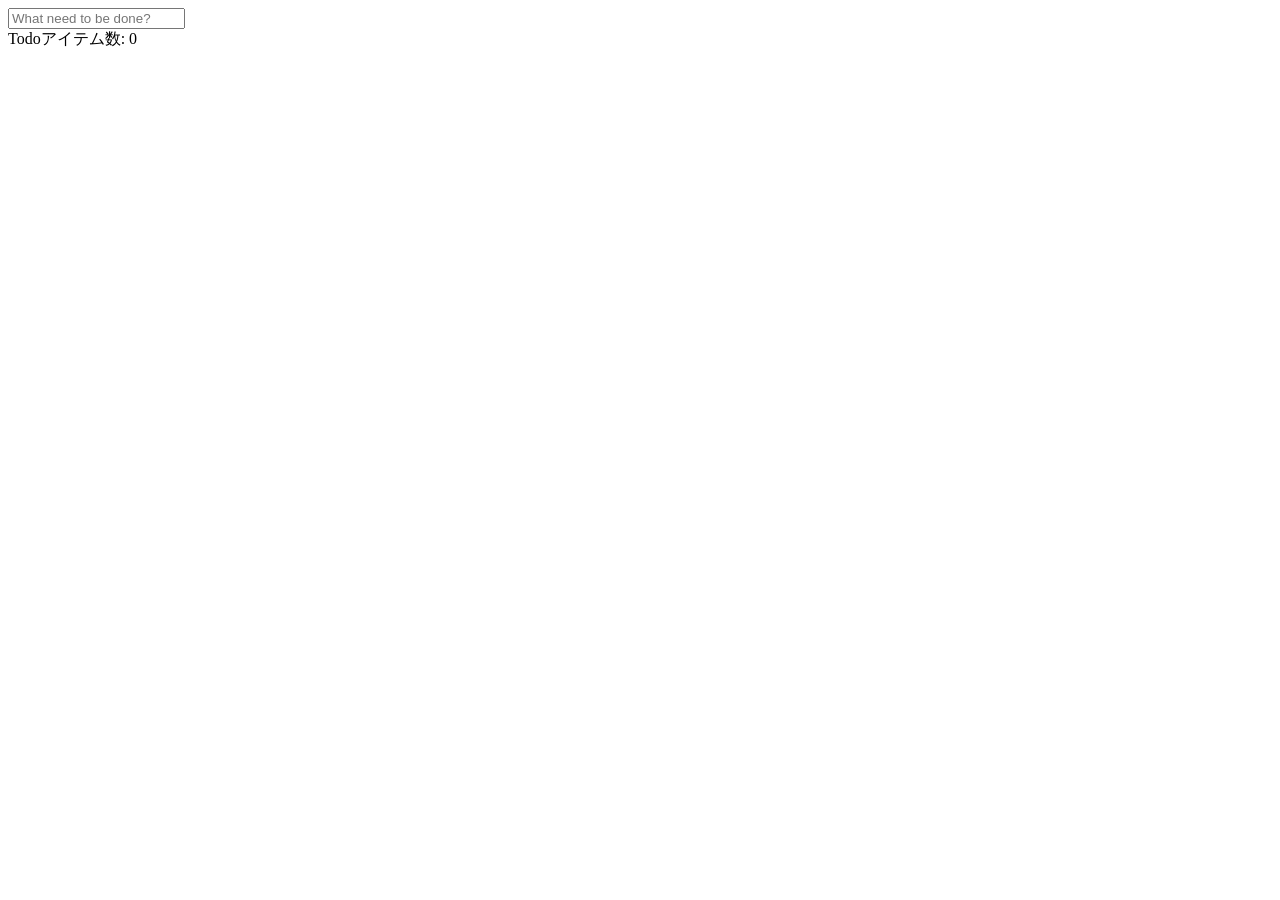
<file: Develop/03_JS/todoapp/index.html>
<!doctype html>
<html lang="ja">
  <head>
    <meta charset="UTF-8" />
    <title>Todo App</title>
    <!-- 1. CSSファイルを読み込み -->
    <link
      href="https://jsprimer.net/use-case/todoapp/final/final/index.css"
      rel="stylesheet"
    />
  </head>
  <body>
    <!-- 2. class属性をCSSのために指定 -->
    <div class="todoapp">
      <!-- 3. id属性をJavaScriptのために指定 -->
      <form id="js-form">
        <input
          id="js-form-input"
          class="new-todo"
          type="text"
          placeholder="What need to be done?"
          autocomplete="off"
        />
      </form>
      <!-- 4. TodoアプリのメインとなるTodoリスト -->
      <div id="js-todo-list" class="todo-list">
        <!-- 動的に更新されるTodoリスト -->
      </div>
      <footer class="footer">
        <!-- 5. Todoアイテム数の表示 -->
        <span id="js-todo-count">Todoアイテム数: 0</span>
      </footer>
    </div>
    <script src="./index.js" type="module"></script>
  </body>
</html>
</file>
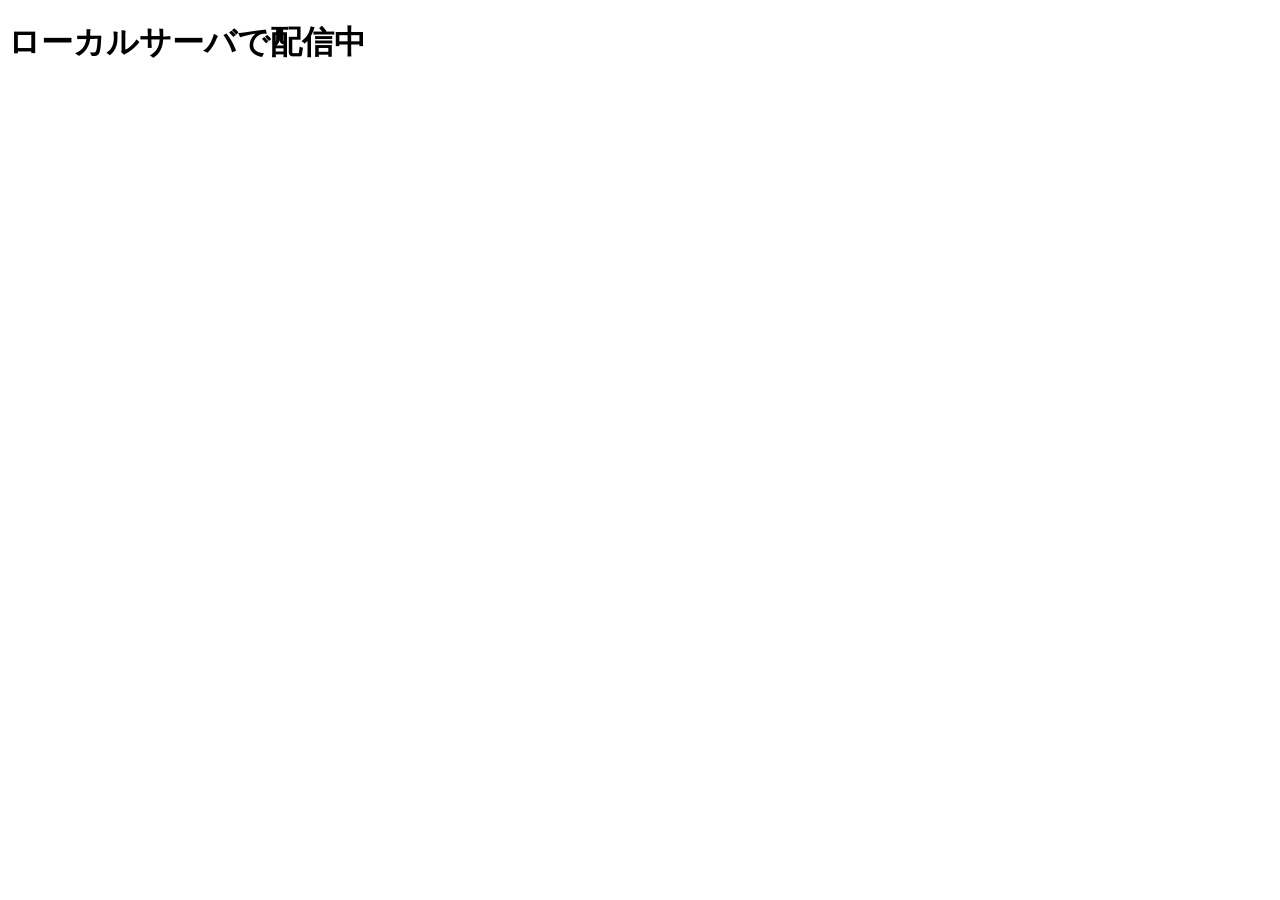
<file: Develop/03_JS/環境構築/index.html>
<!doctype html>
<html lang="ja">
  <head>
    <meta charset="utf-8" />
    <title>index.html</title>
  </head>
  <body>
    <h1>ローカルサーバで配信中</h1>
    <script src="index.js"></script>
  </body>
</html>
</file>
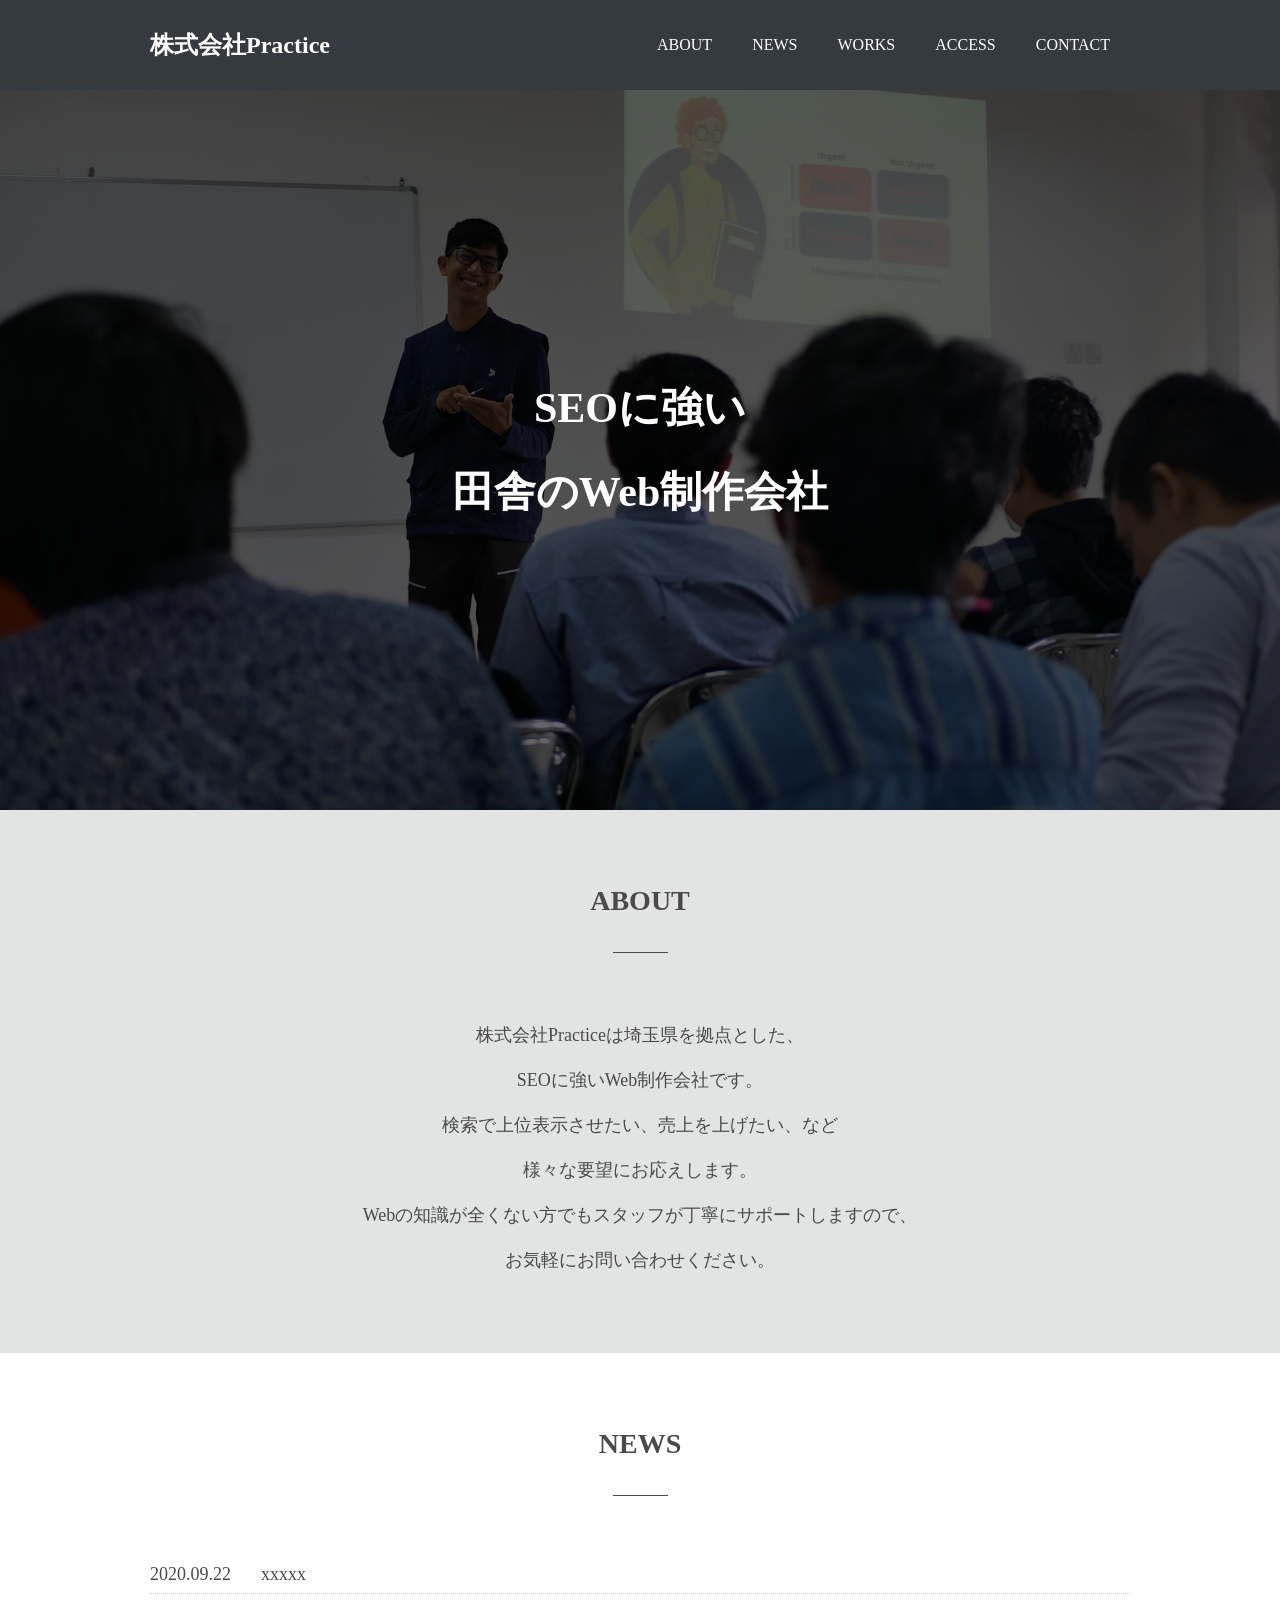
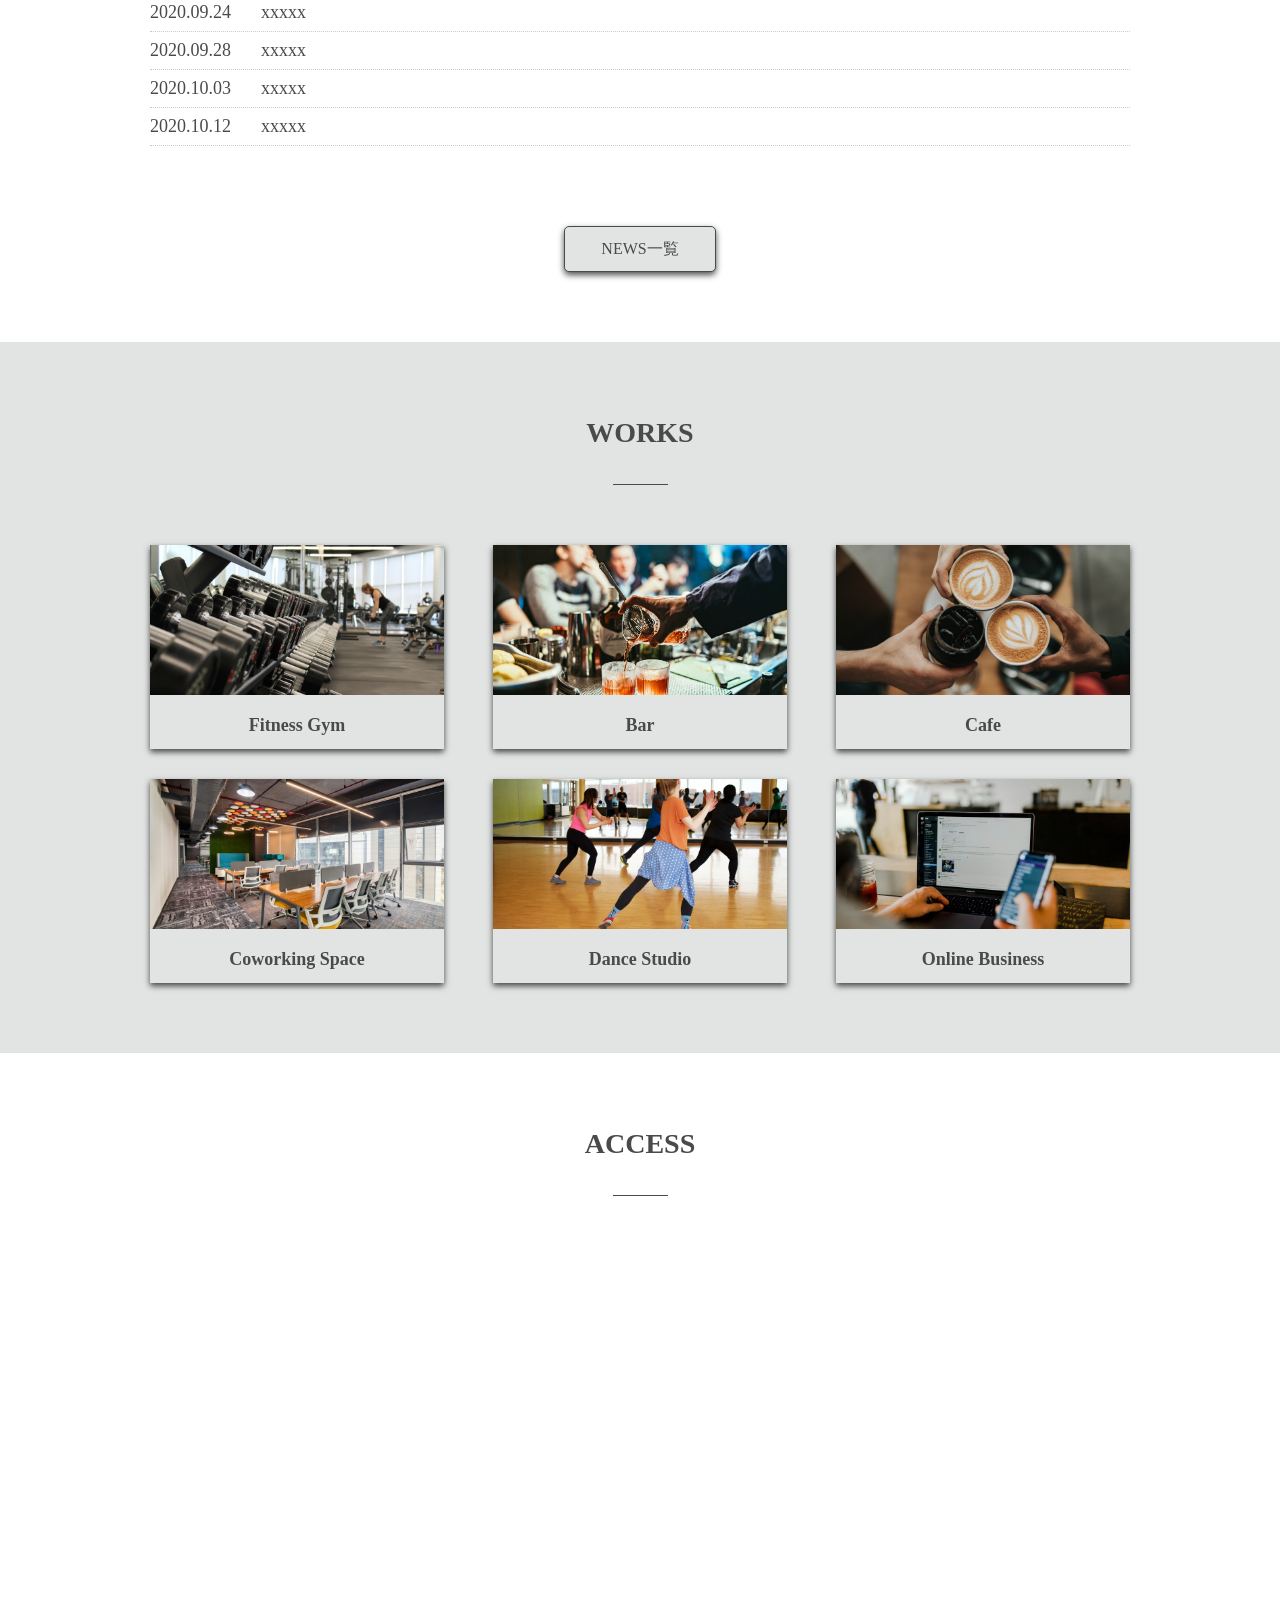
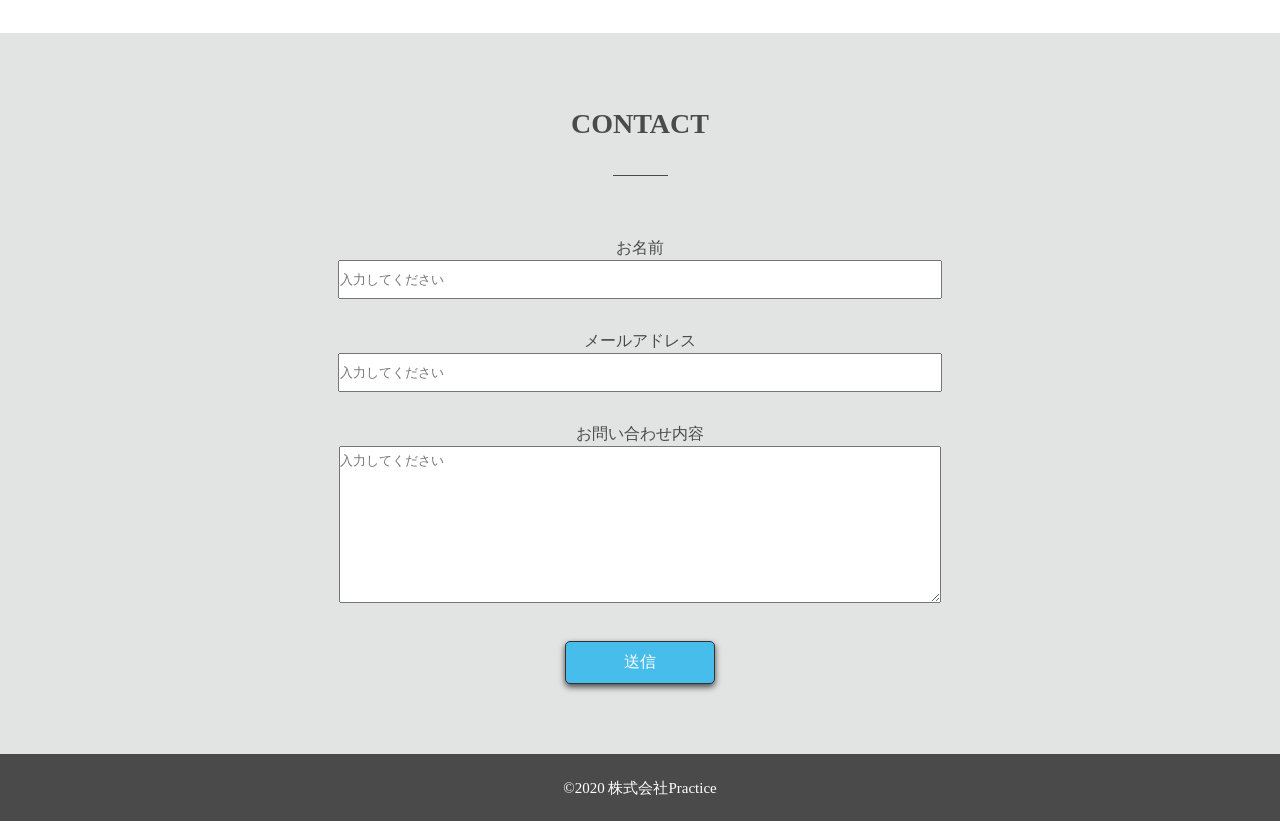
<file: Develop/01_html_css/01_写経/写経_01/index.html>
<!doctype html>
<html lang="ja">
  <head>
    <meta charset="UTF-8" />
    <meta name="viewport" content="width=device-width, initial-scale=1.0" />
    <title>写経用コード</title>
    <link rel="stylesheet" href="style.css" />
  </head>
  <body>
    <!------------------------------------------------
	* ヘッダー
-------------------------------------------------->

    <header>
      <div class="inner">
        <h1>株式会社Practice</h1>
        <nav>
          <ul>
            <li>ABOUT</li>
            <li>NEWS</li>
            <li>WORKS</li>
            <li>ACCESS</li>
            <li>CONTACT</li>
          </ul>
        </nav>
      </div>
    </header>

    <!------------------------------------------------
	* メインビジュアル
-------------------------------------------------->

    <section class="mainvisual">
      <h2>SEOに強い<br />田舎のWeb制作会社</h2>
    </section>

    <!------------------------------------------------
	* ABOUT
-------------------------------------------------->
    <section class="about">
      <div class="inner">
        <h2>ABOUT</h2>
        <div class="line"></div>
        <p>
          株式会社Practiceは埼玉県を拠点とした、<br />
          SEOに強いWeb制作会社です。<br />
          検索で上位表示させたい、売上を上げたい、など<br />
          様々な要望にお応えします。<br />
          Webの知識が全くない方でもスタッフが丁寧にサポートしますので、<br />
          お気軽にお問い合わせください。
        </p>
      </div>
    </section>

    <!------------------------------------------------
	* NEWS
-------------------------------------------------->
    <section class="news">
      <div class="inner">
        <h2>NEWS</h2>
        <div class="line"></div>
        <ul>
          <li>
            <a href="#"><span>2020.09.22</span>xxxxx</a>
          </li>
          <li>
            <a href="#"><span>2020.09.24</span>xxxxx</a>
          </li>
          <li>
            <a href="#"><span>2020.09.28</span>xxxxx</a>
          </li>
          <li>
            <a href="#"><span>2020.10.03</span>xxxxx</a>
          </li>
          <li>
            <a href="#"><span>2020.10.12</span>xxxxx</a>
          </li>
        </ul>
        <a href="#" class="news-btn">NEWS一覧</a>
      </div>
    </section>

    <!------------------------------------------------
	* WORKS
-------------------------------------------------->

    <section class="works">
      <div class="inner">
        <h2>WORKS</h2>
        <div class="line"></div>
        <div class="works-box">
          <!-- １列目 -->
          <div class="works-card-wrapper">
            <div class="works-card">
              <img src="images/gym.avif" alt="ジム" />
              <h3>Fitness Gym</h3>
            </div>
            <div class="works-card">
              <img src="images/bar.avif" alt="バー" />
              <h3>Bar</h3>
            </div>
            <div class="works-card">
              <img src="images/cafe.avif" alt="カフェ" />
              <h3>Cafe</h3>
            </div>
          </div>
          <!-- ２列目 -->
          <div class="works-card-wrapper">
            <div class="works-card">
              <img
                src="images/coworking-space.avif"
                alt="コワーキングスペース"
              />
              <h3>Coworking Space</h3>
            </div>
            <div class="works-card">
              <img src="images/dance-studio.avif" alt="ダンススタジオ" />
              <h3>Dance Studio</h3>
            </div>
            <div class="works-card">
              <img src="images/online-business.avif" alt="オンラインビジネス" />
              <h3>Online Business</h3>
            </div>
          </div>
        </div>
      </div>
    </section>

    <!------------------------------------------------
   * ACCESS
-------------------------------------------------->

    <section class="access">
      <div class="inner">
        <h2>ACCESS</h2>
        <div class="line"></div>
        <!-- Google Map埋め込み -->
        <iframe
          src="https://www.google.com/maps/embed?pb=!1m18!1m12!1m3!1d12926.619811374987!2d139.615100022774!3d35.90646556255685!2m3!1f0!2f0!3f0!3m2!1i1024!2i768!4f13.1!3m3!1m2!1s0x6018c143cc2c5285%3A0x280f665a32e5d413!2z5aSn5a6u6aeF!5e0!3m2!1sja!2sjp!4v1600399700046!5m2!1sja!2sjp"
          width="100%"
          height="300px"
          frameborder="0"
          style="border: 0"
          allowfullscreen=""
          aria-hidden="false"
          tabindex="0"
        ></iframe>
      </div>
    </section>

    <!------------------------------------------------
   * CONTACT
-------------------------------------------------->

    <section class="contact">
      <div class="inner">
        <h2>CONTACT</h2>
        <div class="line"></div>

        <form id="contact-form" action="">
          <label for="form-name">お名前</label>
          <p>
            <input
              id="form-name"
              type="text"
              placeholder="入力してください"
              　required=""
            />
          </p>

          <label for="form-mail">メールアドレス</label>
          <p>
            <input
              id="form-mail"
              type="email"
              placeholder="入力してください"
              required=""
            />
          </p>

          <label for="form-detail">お問い合わせ内容</label>
          <p>
            <textarea
              id="form-detail"
              placeholder="入力してください"
              required=""
            ></textarea>
          </p>

          <p>
            <button
              type="submit"
              class="contact-btn"
              name="button"
              value="送信"
            >
              送信
            </button>
          </p>
        </form>
      </div>
    </section>

    <!------------------------------------------------
   * フッター
-------------------------------------------------->

    <footer>
      <p><small>©️2020 株式会社Practice</small></p>
    </footer>
  </body>
</html>
</file>
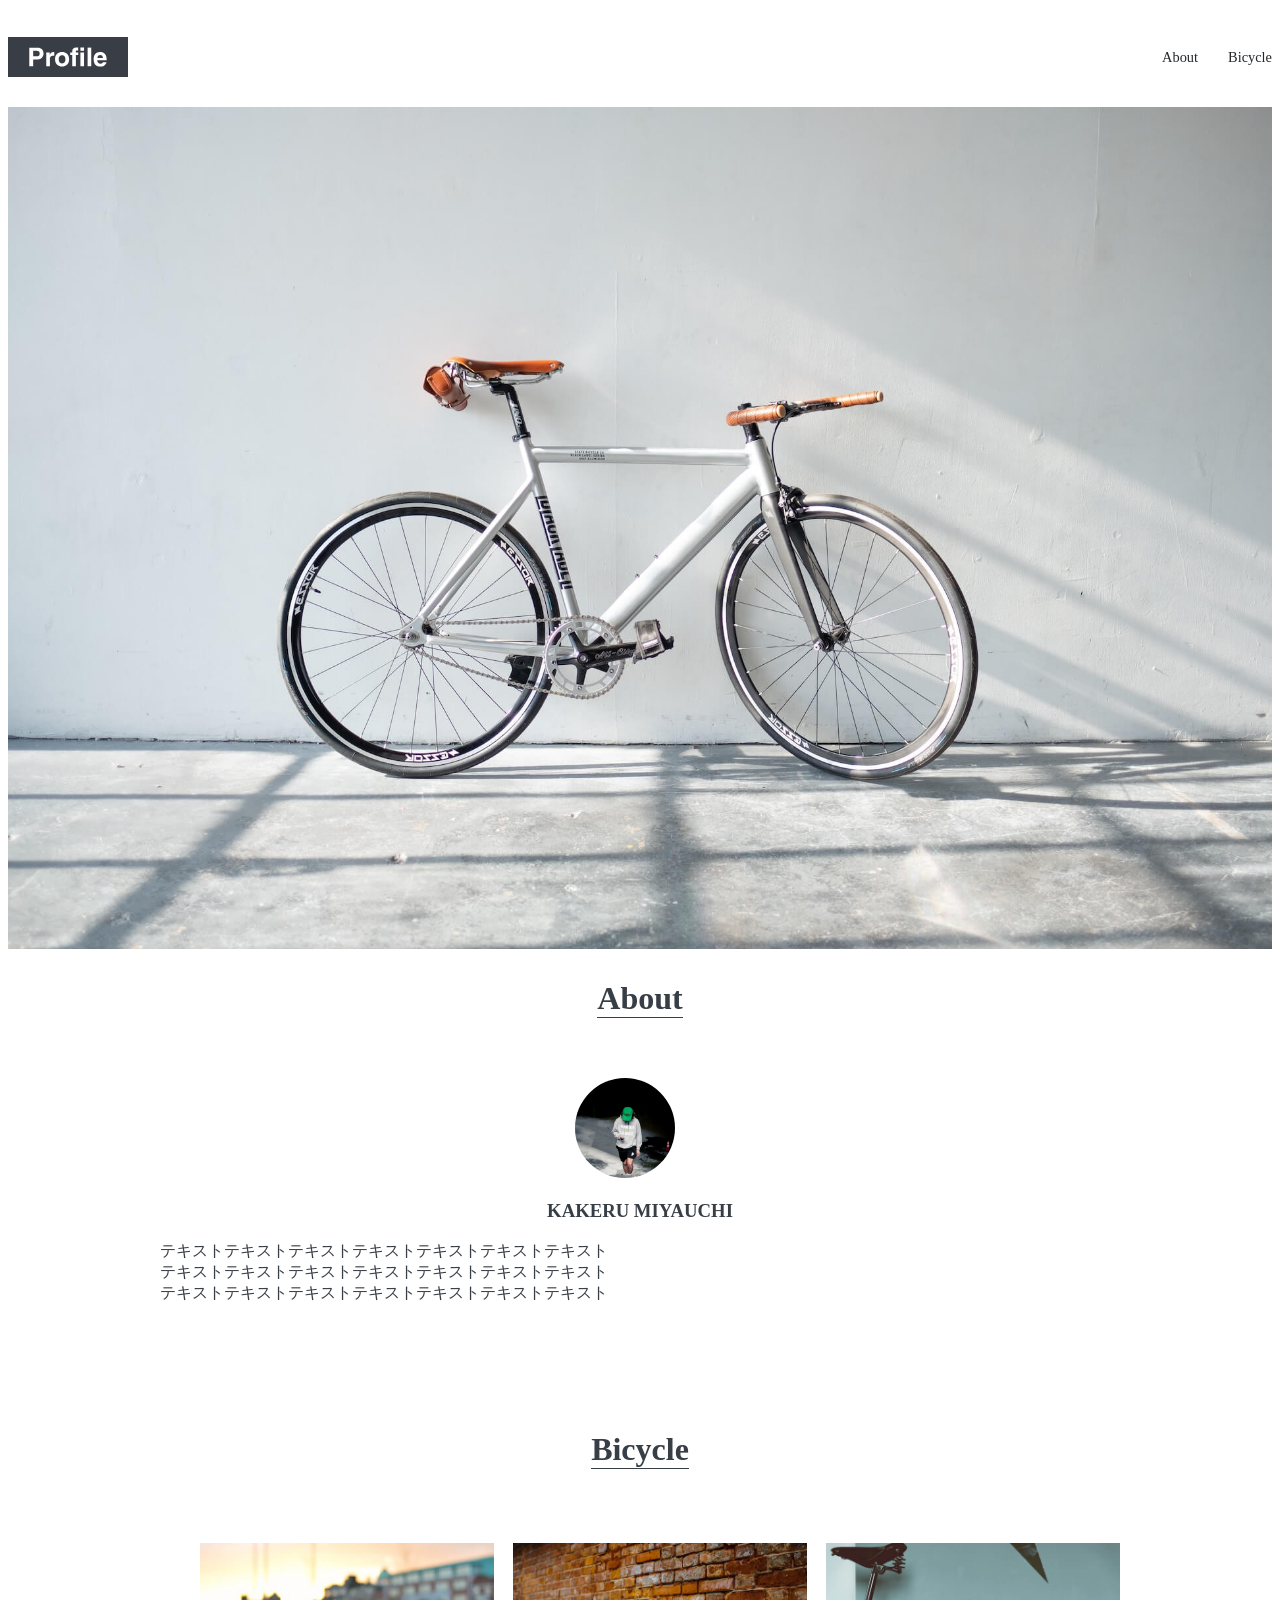
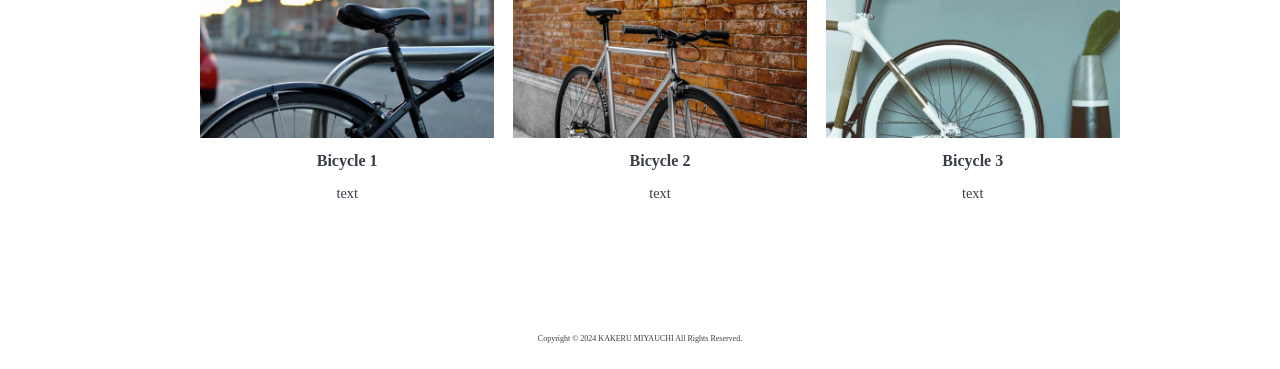
<file: Develop/01_html_css/01_写経/写経_02/index.html>
<!doctype html>
<html lang="ja">
  <head>
    <meta charset="UTF-8" />
    <meta name="viewport" content="width=device-width, initial-scale=1.0" />
    <link rel="stylesheet" href="style.css" />
    <title>Document</title>
  </head>
  <body>
    <header id="header">
      <h1 class="site-title">
        <a href="index.html">
          <img src="images/logo.svg" alt="" />
        </a>
      </h1>
      <nav>
        <ul>
          <li>
            <a href="#about">About</a>
          </li>
          <li>
            <a href="#bicycle">Bicycle</a>
          </li>
        </ul>
      </nav>
    </header>
    <div class="mainvisual">
      <img src="images/mainvisual.jpg" alt="" />
    </div>
    <main>
      <section id="about" class="wrapper">
        <h2 class="section-title">About</h2>
        <div class="profile">
          <img src="images/about.jpg" alt="About" />
          <div class="content-title">
            <h3>KAKERU MIYAUCHI</h3>
            <p class="text">
              テキストテキストテキストテキストテキストテキストテキスト <br />
              テキストテキストテキストテキストテキストテキストテキスト <br />
              テキストテキストテキストテキストテキストテキストテキスト
            </p>
          </div>
        </div>
      </section>
      <section id="bicycle" class="wrapper">
        <h2 class="section-title">Bicycle</h2>
        <ul>
          <li>
            <img src="images/bicycle1.jpg" alt="" />
            <h3 class="content-title">Bicycle 1</h3>
            <p class="text">text</p>
          </li>
          <li>
            <img src="images/bicycle2.jpg" alt="" />
            <h3 class="content-title">Bicycle 2</h3>
            <p class="text">text</p>
          </li>
          <li>
            <img src="images/bicycle3.jpg" alt="" />
            <h3 class="content-title">Bicycle 3</h3>
            <p class="text">text</p>
          </li>
        </ul>
      </section>
    </main>
    <footer id="footer">
      <p class="copyright">
        Copyright © 2024 KAKERU MIYAUCHI All Rights Reserved.
      </p>
    </footer>
  </body>
</html>
</file>
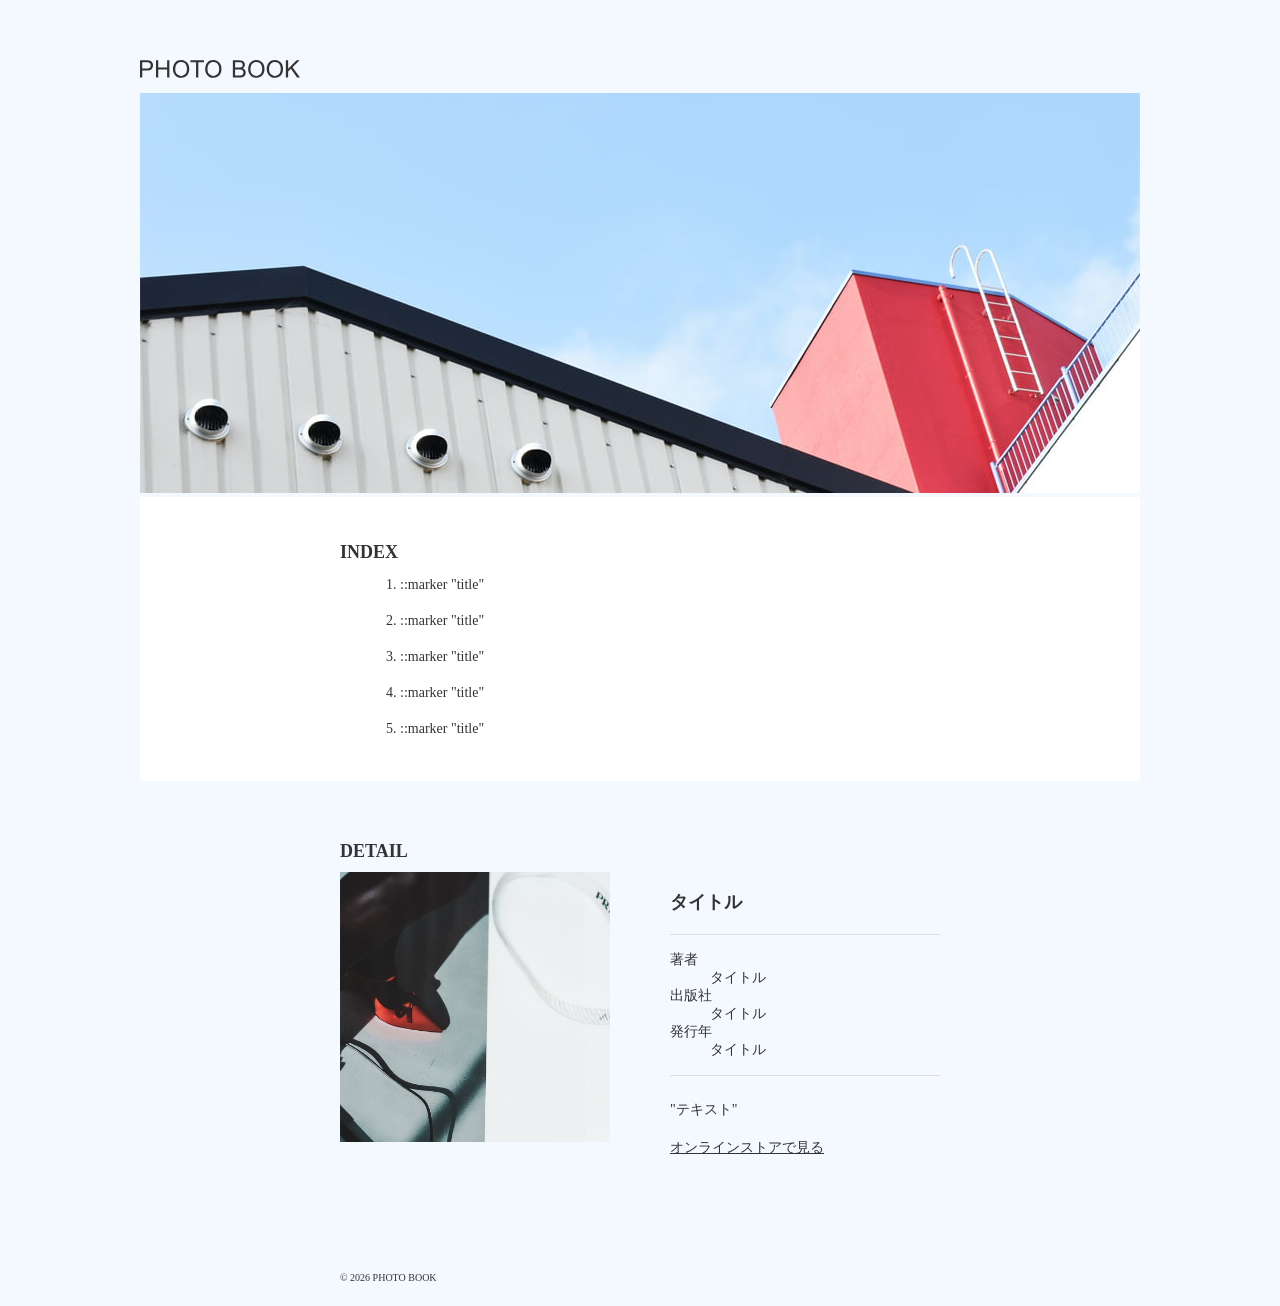
<file: Develop/01_html_css/01_写経/写経_03/index.html>
<!doctype html>
<html lang="ja">
  <head>
    <meta charset="UTF-8" />
    <meta name="viewport" content="width=device-width, initial-scale=1.0" />
    <title>写経_03</title>
    <link rel="stylesheet" href="style.css" />
  </head>
  <body>
    <div class="container">
      <header id="header">
        <h1 class="site-title">
          <a href="index.html">
            <img src="images/logo.svg" alt="PHOTO BOOK" />
          </a>
        </h1>
      </header>
      <main>
        <div class="mainvisual">
          <img src="images/mainvisual.jpg" alt="text" />
        </div>
        <section id="index">
          <div class="inner">
            <h2 class="section-title">INDEX</h2>
            <ol class="index-list">
              <li>::marker "title"</li>
              <li>::marker "title"</li>
              <li>::marker "title"</li>
              <li>::marker "title"</li>
              <li>::marker "title"</li>
            </ol>
          </div>
        </section>
        <section id="detail">
          <div class="inner">
            <h2 class="section-title">DETAIL</h2>
            <div class="content">
              <img class="img" src="images/detail.jpg" alt="" />
              <div class="text">
                <p class="title">タイトル</p>
                <dl>
                  <dt>著者</dt>
                  <dd>タイトル</dd>
                  <dt>出版社</dt>
                  <dd>タイトル</dd>
                  <dt>発行年</dt>
                  <dd>タイトル</dd>
                </dl>
                <p>"テキスト"</p>
                <a
                  class="link"
                  href="#"
                  target="_blank"
                  rel="noopener noreferrer"
                  >オンラインストアで見る</a
                >
              </div>
            </div>
          </div>
        </section>
      </main>
      <footer id="footer">
        <p class="inner">© 2026 PHOTO BOOK</p>
      </footer>
    </div>
  </body>
</html>
</file>
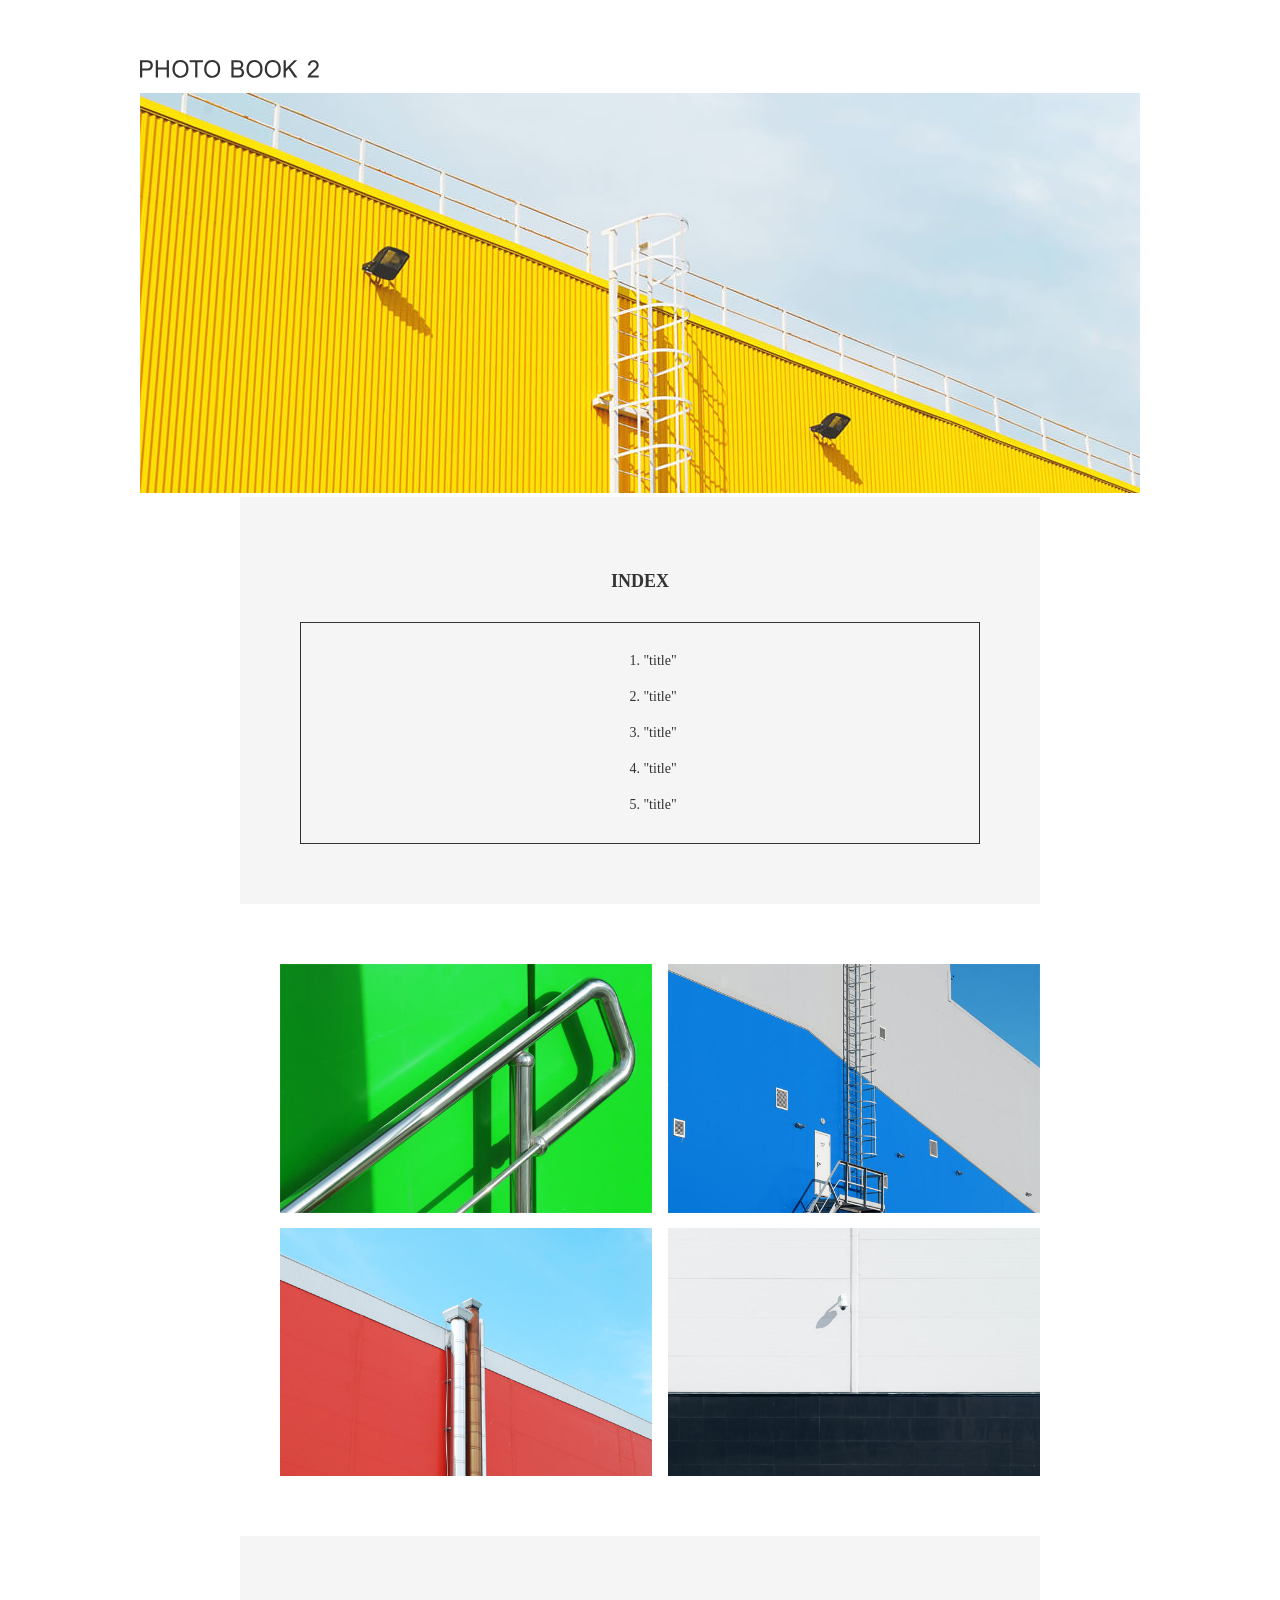
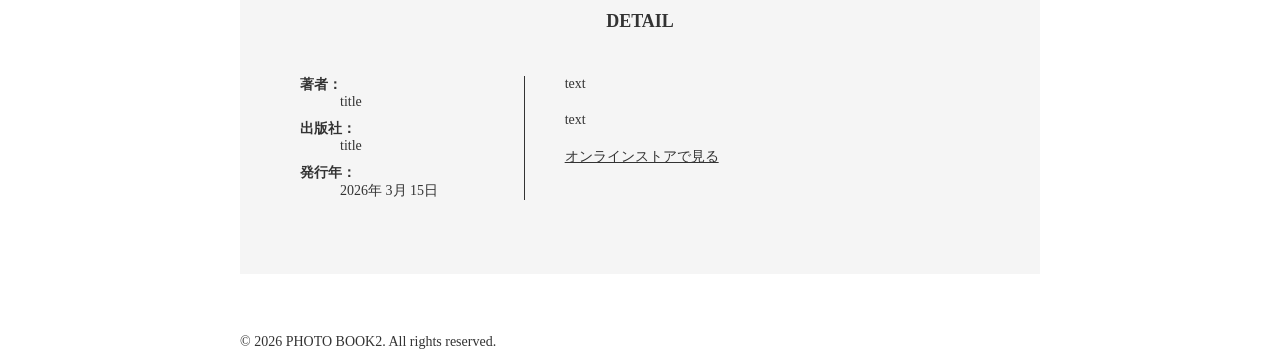
<file: Develop/01_html_css/01_写経/写経_04/index.html>
<!doctype html>
<html lang="ja">
  <head>
    <meta charset="UTF-8" />
    <meta name="viewport" content="width=device-width, initial-scale=1.0" />
    <title>Document</title>
    <link rel="stylesheet" href="style.css" />
  </head>
  <body>
    <div class="container">
      <header id="header">
        <h1 class="site-title">
          <a href="index.html">
            <img src="images/logo .svg" alt="PHOTO BOOK2" />
          </a>
        </h1>
      </header>
      <main>
        <div class="mainvisual">
          <img src="images/mainvisual.jpg" alt="" />
        </div>
        <div class="inner">
          <section id="index">
            <h2 class="section-title">INDEX</h2>
            <div class="index-inner">
              <ol class="index-list">
                <li>"title"</li>
                <li>"title"</li>
                <li>"title"</li>
                <li>"title"</li>
                <li>"title"</li>
              </ol>
            </div>
          </section>
          <ul class="list">
            <li>
              <img src="images/photo1.jpg" alt="Photo 1" />
            </li>
            <li>
              <img src="images/photo2.jpg" alt="Photo 2" />
            </li>
            <li>
              <img src="images/photo3.jpg" alt="Photo 3" />
            </li>
            <li>
              <img src="images/photo4.jpg" alt="Photo 4" />
            </li>
          </ul>
          <section id="detail">
            <h2 class="section-title">DETAIL</h2>
            <div class="flex">
              <dl>
                <dt>著者：</dt>
                <dd>title</dd>
                <dt>出版社：</dt>
                <dd>title</dd>
                <dt>発行年：</dt>
                <dd>2026年 3月 15日</dd>
              </dl>
              <div class="text">
                <p>text</p>
                <p>text</p>
                <a class="link" href="">オンラインストアで見る</a>
              </div>
            </div>
          </section>
        </div>
      </main>
      <footer id="footer">
        <p class="inner">© 2026 PHOTO BOOK2. All rights reserved.</p>
      </footer>
    </div>
  </body>
</html>
</file>
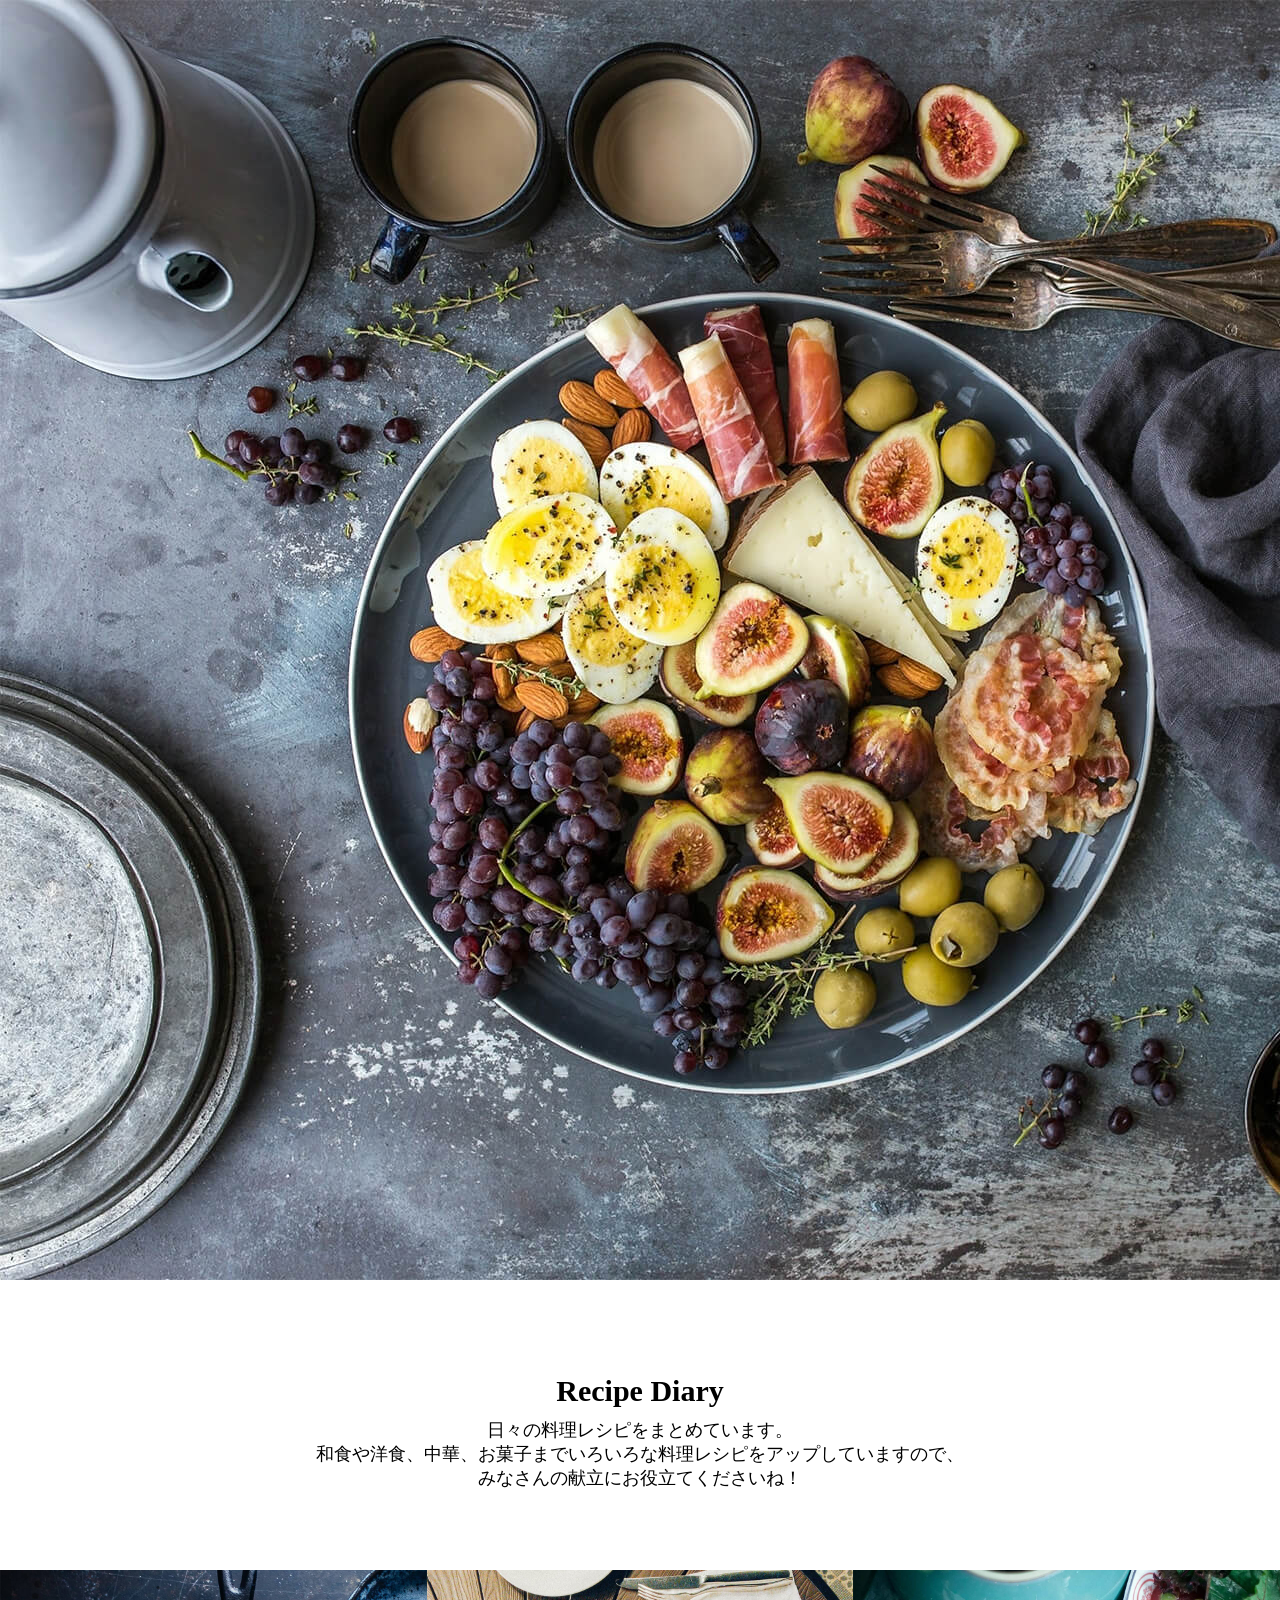
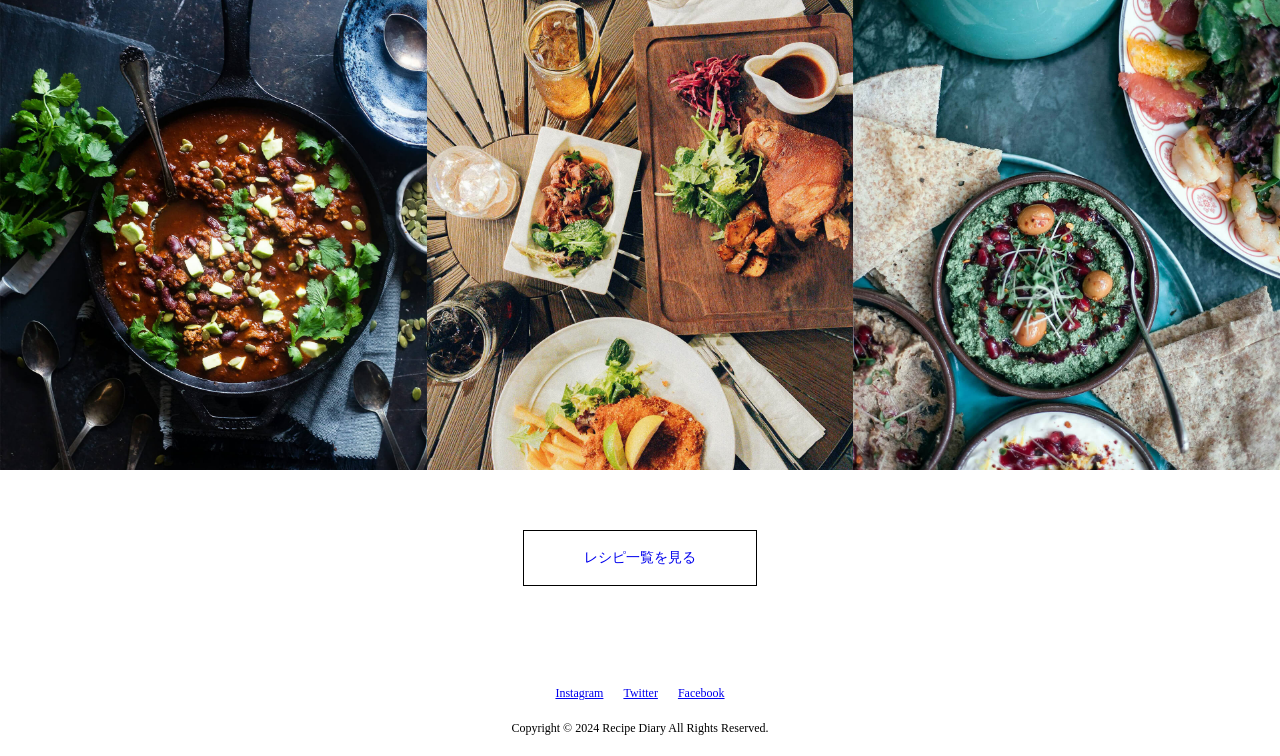
<file: Develop/01_html_css/01_写経/写経_05/index.html>
<!doctype html>
<html lang="ja">
  <head>
    <meta charset="UTF-8" />
    <meta name="viewport" content="width=device-width, initial-scale=1.0" />
    <link rel="stylesheet" href="style.css" />
    <title>Document</title>
  </head>
  <body>
    <main>
      <div class="mainvisual">
        <img src="images/mainvisual (1).jpg" alt="" />
      </div>
      <div class="site-title">
        <p>Recipe Diary</p>
      </div>
      <div class="text">
        <p>
          日々の料理レシピをまとめています。<br />
          和食や洋食、中華、お菓子までいろいろな料理レシピをアップしていますので、<br />
          みなさんの献立にお役立てくださいね！
        </p>
      </div>
      </div>
        <ul class="flex">
          <li>
            <img src="images/recipe1.jpg" alt="" />
          </li>
          <li>
            <img src="images/recipe2.jpg" alt="" />
          </li>
          <li>
            <img src="images/recipe3.jpg" alt="" />
          </li>
        </ul>
      <div class="text">
        <a class="btn" href="#">レシピ一覧を見る</a>
      </div>
    </main>
    <footer class="footer">
      <ul class="link">
        <li>
          <a href="#">Instagram</a>
        </li>
        <li>
          <a href="#">Twitter</a>
        </li>
        <li>
          <a href="#">Facebook</a>
        </li>
      </ul>
      <p>Copyright © 2024 Recipe Diary All Rights Reserved.</p>
    </footer>
  </body>
</html>
</file>
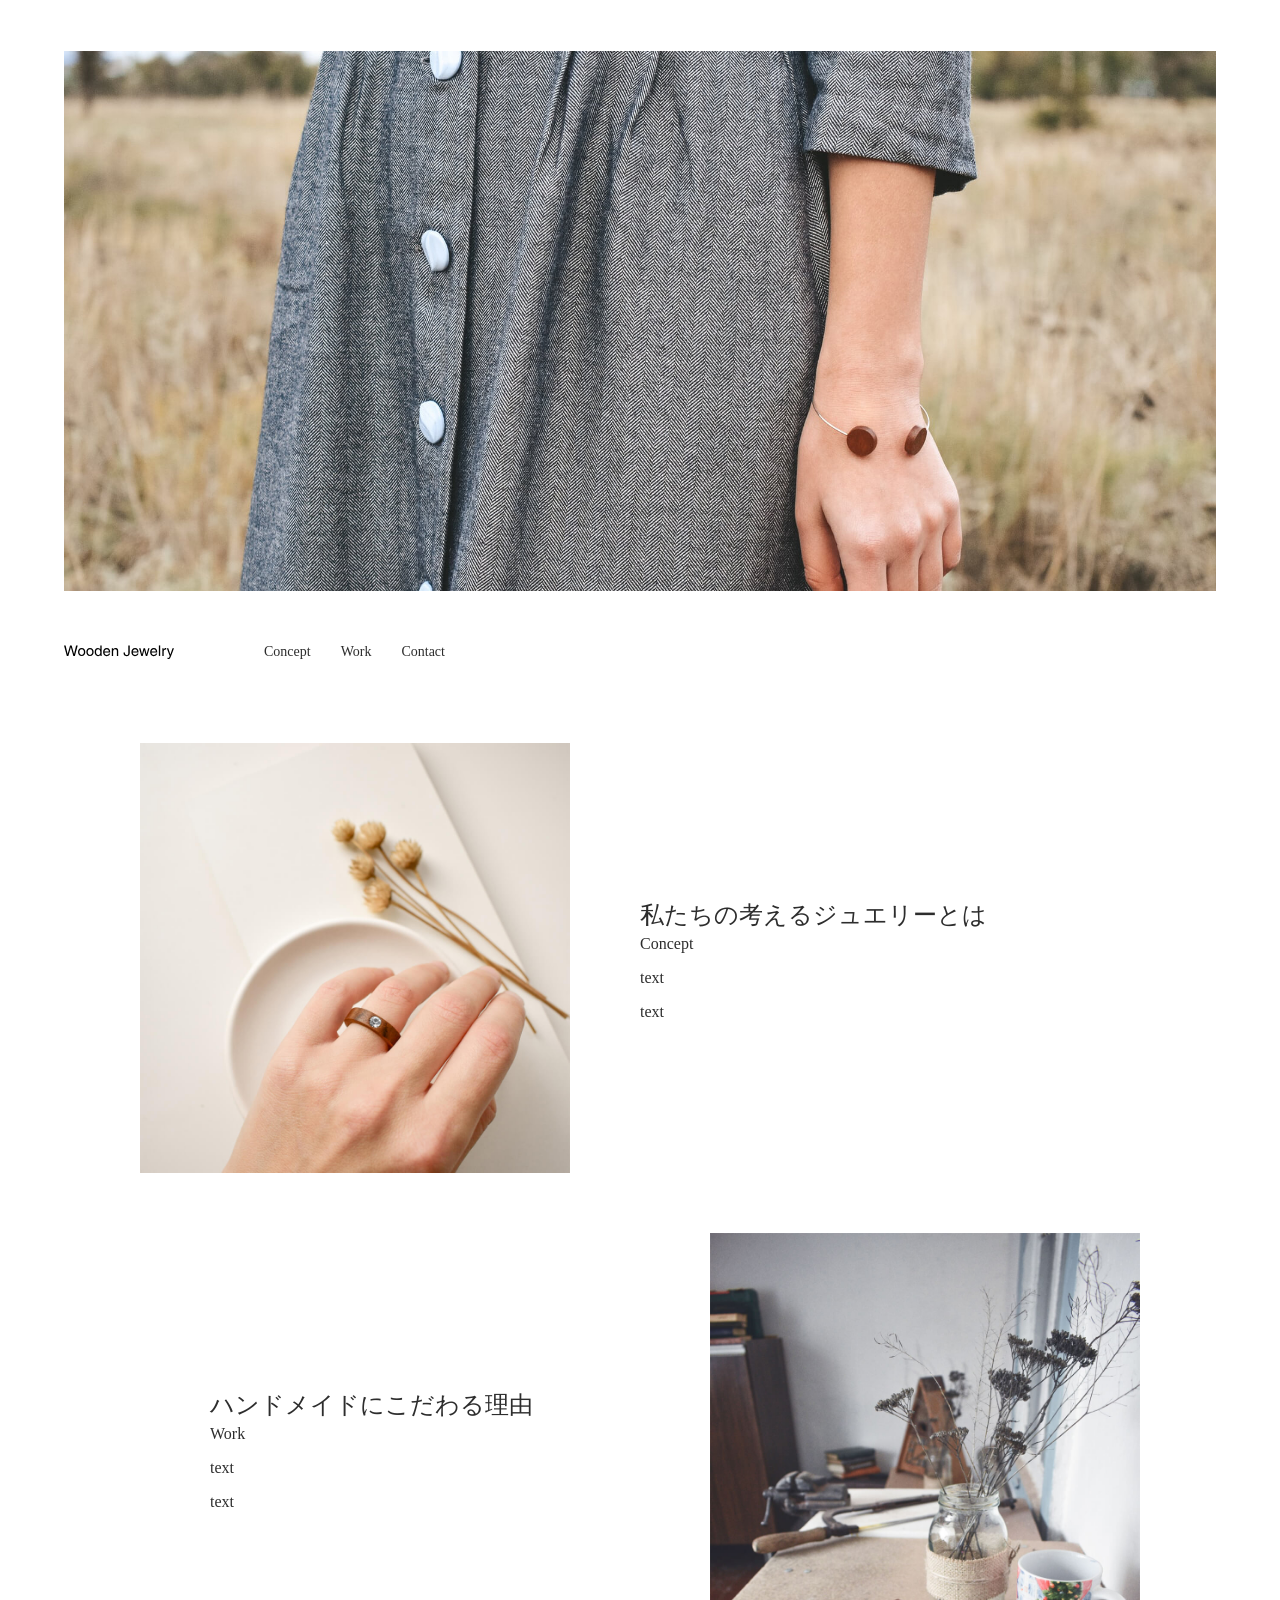
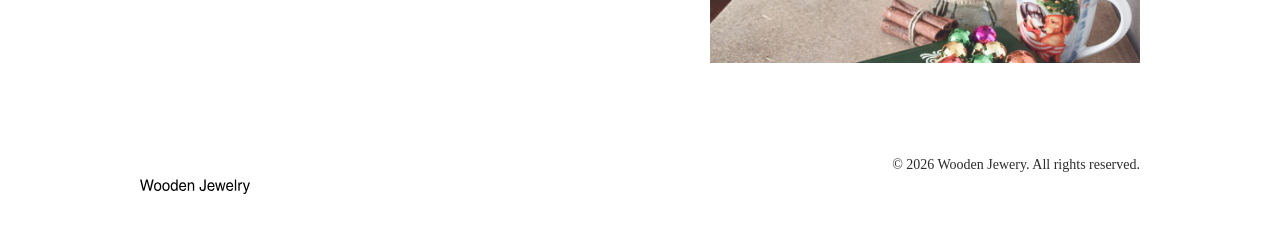
<file: Develop/01_html_css/01_写経/写経_06/index.html>
<!doctype html>
<html lang="ja">
  <head>
    <meta charset="UTF-8" />
    <meta name="viewport" content="width=device-width, initial-scale=1.0" />
    <link rel="stylesheet" href="style.css" />
    <title>Document</title>
  </head>
  <body>
    <div id="mainvisual">
      <img src="images/mainvisual.jpg" alt="" />
    </div>
    <header id="header">
      <h1 class="site-title">
        <a href="index.html">
          <img src="images/logo.svg" alt="Wooden Jewery" />
        </a>
      </h1>
      <nav>
        <ul>
          <li>
            <a href="#concept">Concept</a>
          </li>
          <li>
            <a href="#work">Work</a>
          </li>
          <li>
            <a href="#contact">Contact</a>
          </li>
        </ul>
      </nav>
    </header>
    <div class="container">
      <main>
        <section id="concept" class="content">
          <div class="img">
            <img src="images/concept.jpg" alt="" />
          </div>
          <div class="text">
            <h2 class="section-title">私たちの考えるジュエリーとは</h2>
            <span class="section-subtitle-en">Concept</span>
            <p>text</p>
            <p>text</p>
          </div>
        </section>
        <section id="work" class="content">
          <div class="text">
            <h2 class="section-title">ハンドメイドにこだわる理由</h2>
            <span class="section-subtitle-en">Work</span>
            <p>text</p>
            <p>text</p>
          </div>
          <div class="img">
            <img src="images/work.jpg" alt="" />
          </div>
        </section>
      </main>
      <footer id="footer">
        <h1 class="logo">
          <img src="images/logo.svg" alt="" />
        </h1>
        <p>&copy; 2026 Wooden Jewery. All rights reserved.</p>
      </footer>
    </div>
  </body>
</html>
</file>
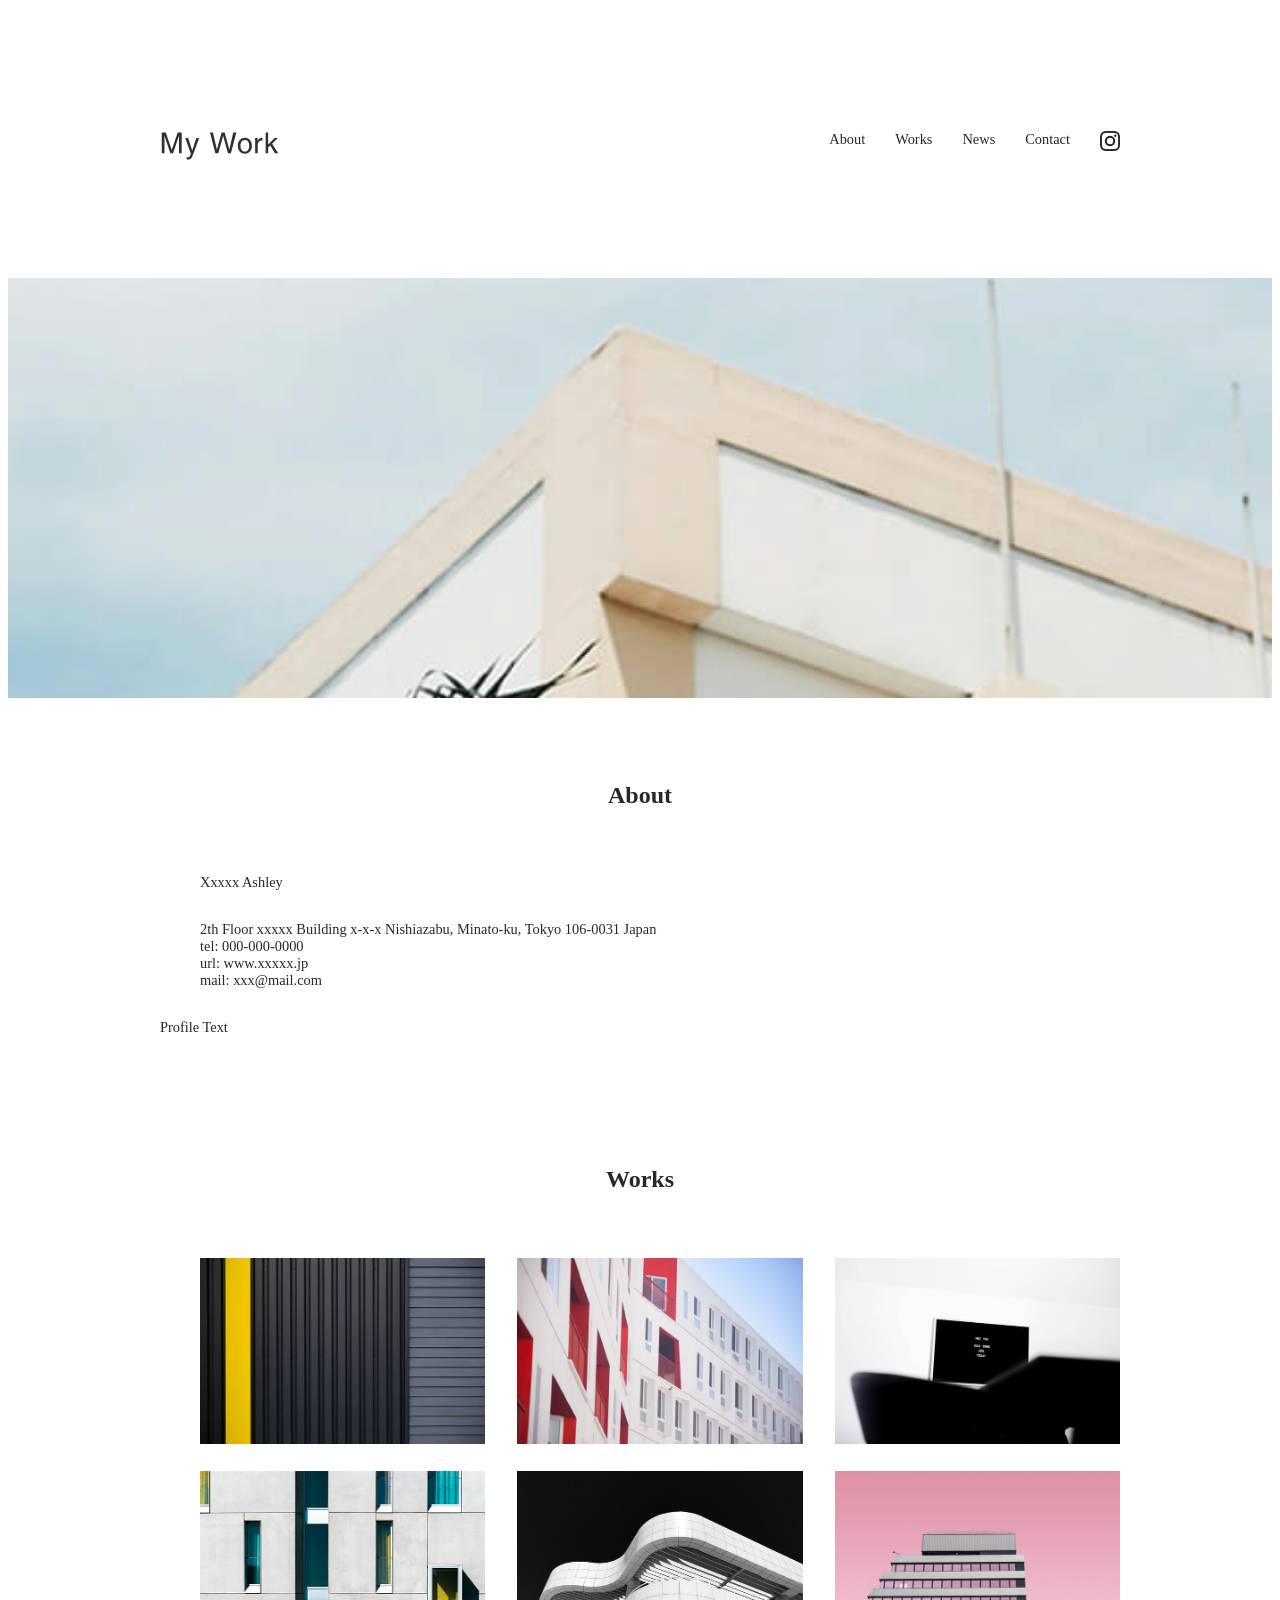
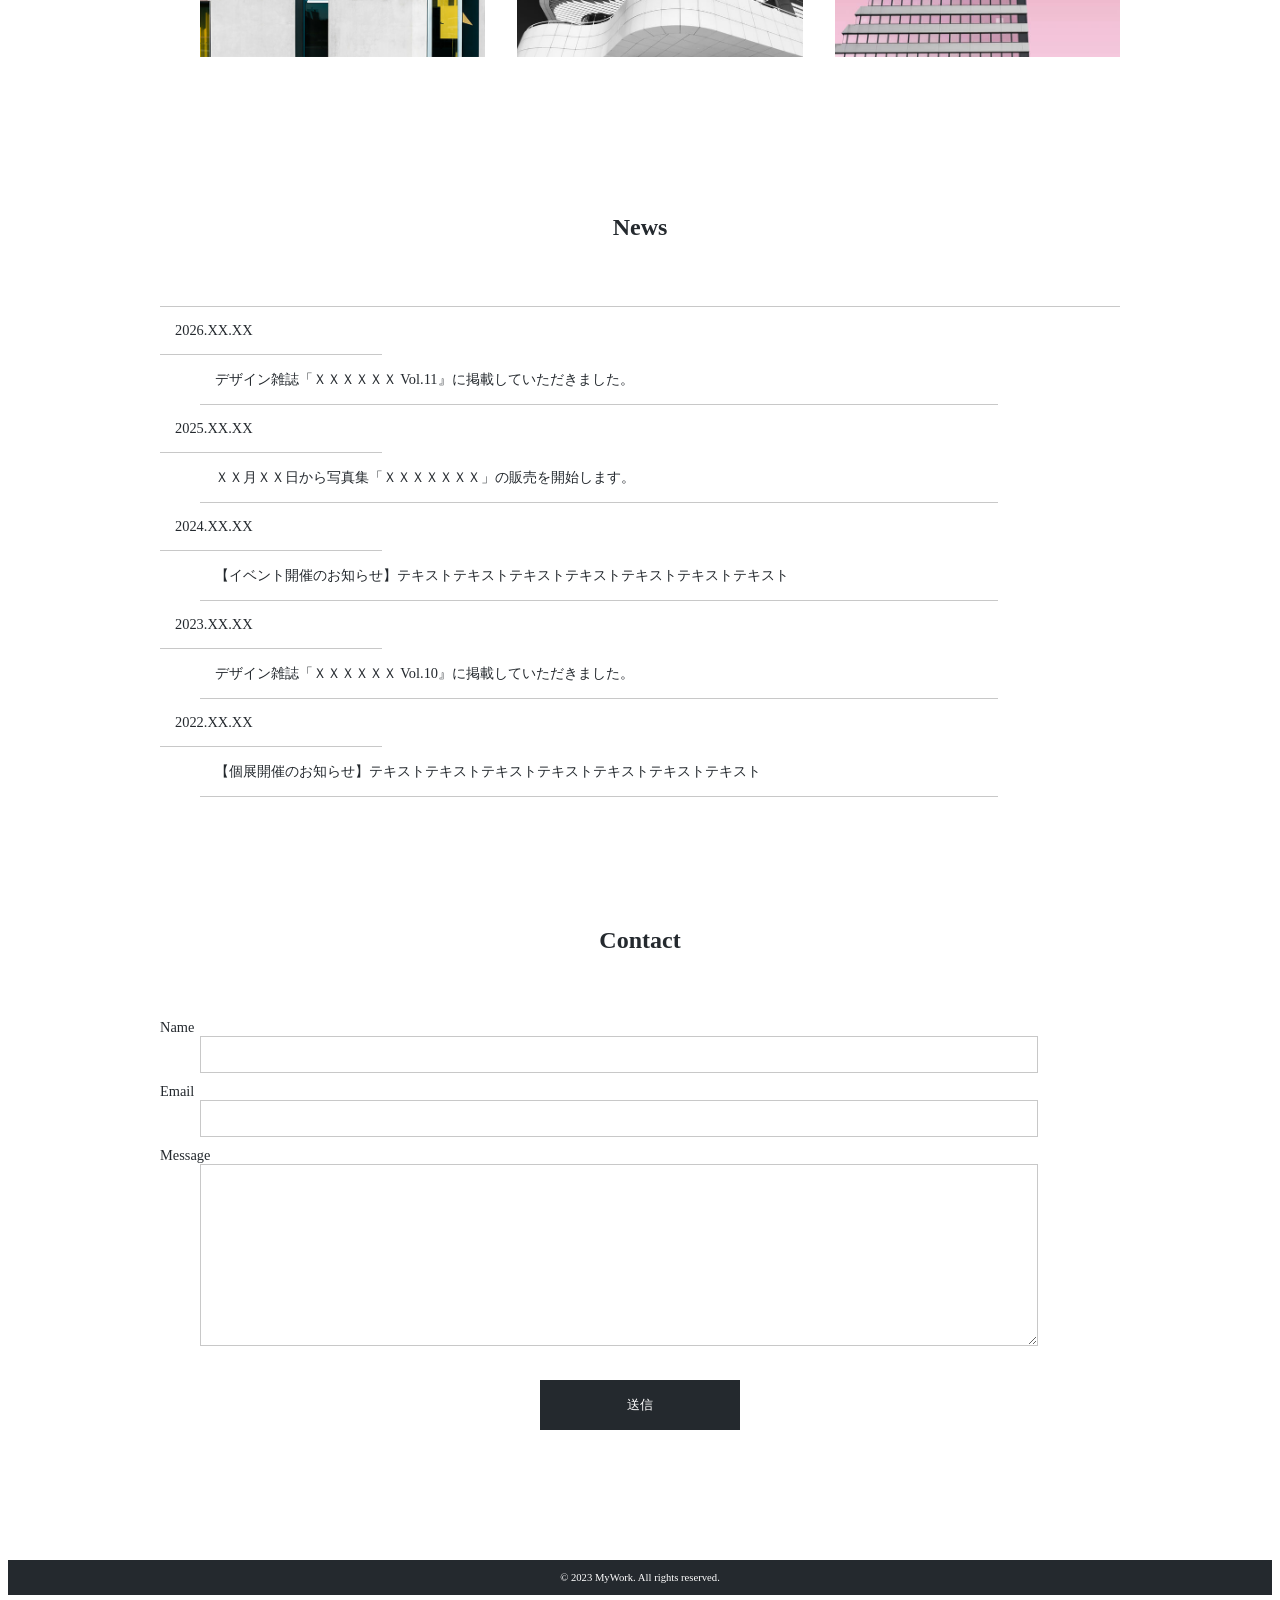
<file: Develop/01_html_css/01_写経/写経_07/index.html>
<!doctype html>
<html lang="ja">
  <head>
    <meta charset="UTF-8" />
    <meta name="viewport" content="width=device-width, initial-scale=1.0" />
    <link rel="stylesheet" href="style.css" />
    <title>Document</title>
  </head>
  <body>
    <header id="header">
      <h1 class="site-title">
        <a href="index.html">
          <img src="img/logo.svg" alt="MyWork" />
        </a>
      </h1>
      <nav>
        <ul>
          <li>
            <a href="#about">About</a>
          </li>
          <li>
            <a href="#works">Works</a>
          </li>
          <li>
            <a href="#news">News</a>
          </li>
          <li>
            <a href="#contact">Contact</a>
          </li>
          <li>
            <a href="https://www.instagram.com/" target="_blank">
              <img
                class="icon"
                src="img/icon-instagram.png"
                alt="インスタグラム"
              />
            </a>
          </li>
        </ul>
      </nav>
    </header>
    <main>
      <div id="mainvisual">
        <picture>
          <source media="(max-width: 600px)" srcset="img/mainvisual-sp.jpg" />
          <img src="img/mainvisual-sp.jpg" alt="text" />
        </picture>
      </div>
      <section id="about" class="wrapper">
        <h2 class="sec-title">About</h2>
        <ul>
          <li>Xxxxx Ashley</li>
          <li>
            2th Floor xxxxx Building x-x-x Nishiazabu, Minato-ku, Tokyo 106-0031
            Japan
          </li>
          <li>tel: 000-000-0000</li>
          <li>url: www.xxxxx.jp</li>
          <li>mail: xxx@mail.com</li>
        </ul>
        <p>Profile Text</p>
      </section>
      <section id="works" class="wrapper">
        <h2 class="sec-title">Works</h2>
        <ul>
          <li>
            <img src="img/works1.jpg" alt="Text1" />
          </li>
          <li>
            <img src="img/works2.jpg" alt="Text2" />
          </li>
          <li>
            <img src="img/works3.jpg" alt="Text3" />
          </li>
          <li>
            <img src="img/works4.jpg" alt="Text4" />
          </li>
          <li>
            <img src="img/works5.jpg" alt="Text5" />
          </li>
          <li>
            <img src="img/works6.jpg" alt="Text6" />
          </li>
        </ul>
      </section>
      <section id="news" class="wrapper">
        <h2 class="sec-title">News</h2>
        <dl>
          <dt>2026.XX.XX</dt>
          <dd>デザイン雑誌「ＸＸＸＸＸＸ Vol.11』に掲載していただきました。</dd>
          <dt>2025.XX.XX</dt>
          <dd>ＸＸ月ＸＸ日から写真集「ＸＸＸＸＸＸＸ」の販売を開始します。</dd>
          <dt>2024.XX.XX</dt>
          <dd>
            【イベント開催のお知らせ】テキストテキストテキストテキストテキストテキストテキスト
          </dd>
          <dt>2023.XX.XX</dt>
          <dd>デザイン雑誌「ＸＸＸＸＸＸ Vol.10』に掲載していただきました。</dd>
          <dt>2022.XX.XX</dt>
          <dd>
            【個展開催のお知らせ】テキストテキストテキストテキストテキストテキストテキスト
          </dd>
        </dl>
      </section>
      <section id="contact" class="wrapper">
        <h2 class="sec-title">Contact</h2>
        <form action="#" method="post">
          <dl>
            <dt>
              <label for="name">Name</label>
            </dt>
            <dd>
              <input type="text" id="name" name="your-name" />
            </dd>
            <dt>
              <label for="email">Email</label>
            </dt>
            <dd>
              <input type="email" id="email" name="your-email" />
            </dd>
            <dt>
              <label for="message">Message</label>
            </dt>
            <dd>
              <textarea name="your-message" id="message"></textarea>
            </dd>
          </dl>
          <div class="button">
            <input type="submit" value="送信" />
          </div>
        </form>
      </section>
    </main>
    <footer id="footer">
      <small>&copy; 2023 MyWork. All rights reserved.</small>
    </footer>
  </body>
</html>
</file>
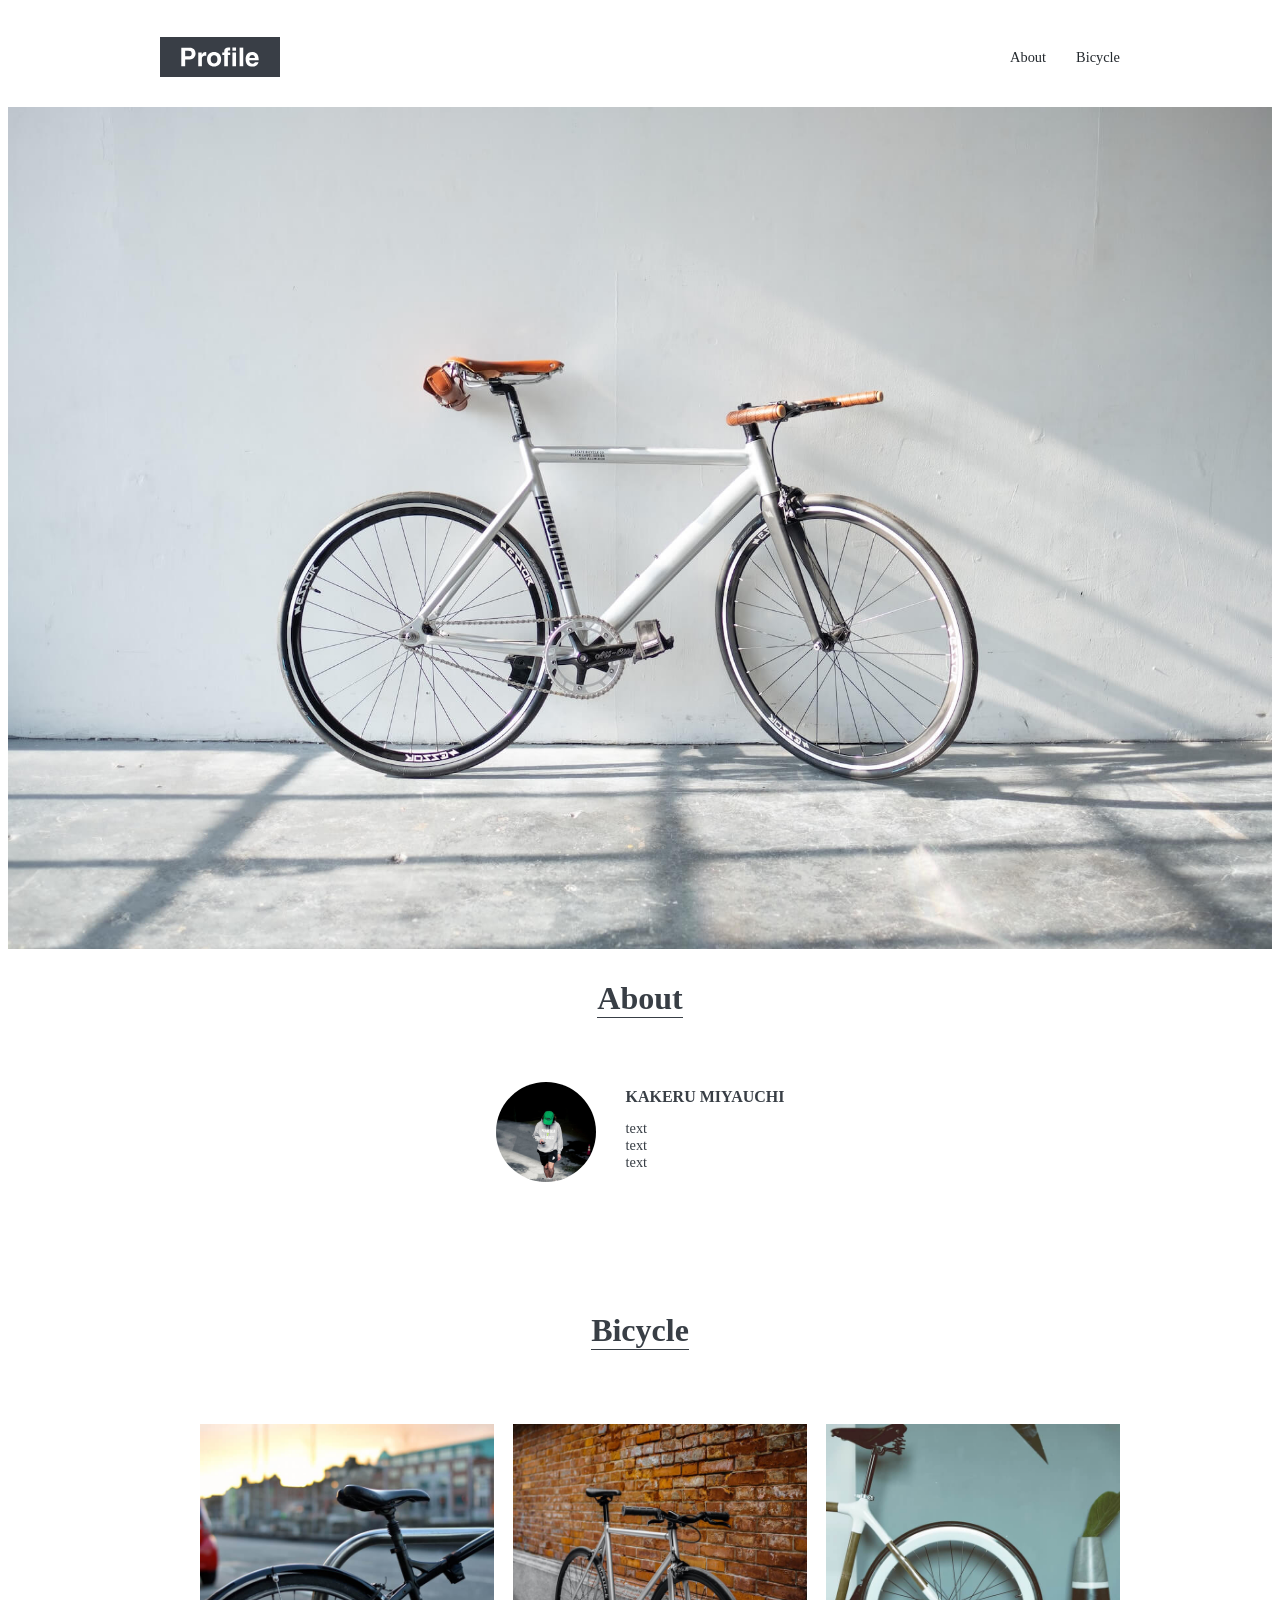
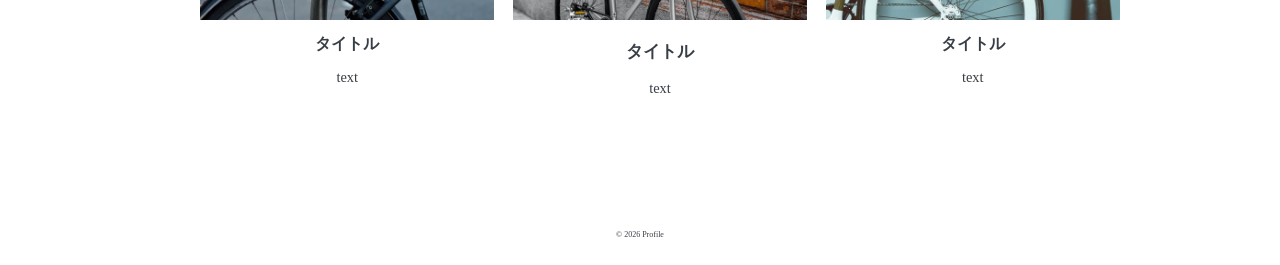
<file: Develop/01_html_css/02_模写/02/index.html>
<!doctype html>
<html lang="ja">
  <head>
    <meta charset="UTF-8" />
    <meta name="viewport" content="width=device-width, initial-scale=1.0" />
    <link rel="stylesheet" href="style.css" />
    <title>Document</title>
  </head>
  <body>
    <header id="header" class="wrapper">
      <h1 class="site-title">
        <a href="index.html">
          <img src="img/logo.svg" alt="" />
        </a>
      </h1>
      <nav>
        <ul>
          <li>
            <a href="#about">About</a>
          </li>
          <li>
            <a href="#Bicycle">Bicycle</a>
          </li>
        </ul>
      </nav>
    </header>
    <main>
      <div class="mainvisual">
        <img src="img/mainvisual.jpg" alt="" />
      </div>
      <section id="about" class="wrapper">
        <h2 class="section-title">About</h2>
        <div class="content">
          <img src="img/about.jpg" alt="" />
          <div class="text">
            <h3 class="content-title">KAKERU MIYAUCHI</h3>
            <p>
              text <br />
              text <br />
              text
            </p>
          </div>
        </div>
      </section>
      <section id="bicycle" class="wrapper">
        <h2 class="section-title">Bicycle</h2>
        <ul>
          <li>
            <img src="img/bicycle1.jpg" alt="Bicycle 1" />
            <h3 class="content-title">タイトル</h3>
            <p>text</p>
          </li>
          <li>
            <img src="img/bicycle2.jpg" alt="Bicycle 2" />
            <h3 class="contnt-title">タイトル</h3>
            <p>text</p>
          </li>
          <li>
            <img src="img/bicycle3.jpg" alt="Bicycle 3" />
            <h3 class="content-title">タイトル</h3>
            <p>text</p>
          </li>
        </ul>
      </section>
    </main>
  </body>
  <footer id="footer">
    <p>&copy; 2026 Profile</p>
  </footer>
</html>
</file>
<file: Develop/01_html_css/01_写経/写経_01/style.css>
@charset "UTF-8";

/* ------------------------------------------------
	* 全体構造
-------------------------------------------------- */

html {
   margin: 0;
   padding: 0;
}

body {
   margin: 0;
   padding: 0;
   color: #4a4a4a;
   line-height: 1.5;
   background-color: #fff;
}

h1,h2,h3,h4 {
   margin: 0;
   padding: 0;
   font-weight: bold;
}

h1 {
   font-size: 24px;
}

h2 {
   font-size: 28px;
   text-align: center;
}

h3 {
   font-size: 18px;
   text-align: center;
}

p, a {
   margin: 0;
   padding: 0;
   font-size: 18px;
   color: #4a4a4a;
}

a {
   text-decoration: none;
}

a:hover {
   opacity: 0.7;
}

ul {
   padding: 0;
   margin: 0;
}

li {
   list-style: none;
}

.inner {
   padding: 70px 50px;
   max-width: 980px;
   margin: 0 auto;
   text-align: center;
}

.line {
   background-color: #4a4a4a;
   width     : 55px;
   height    : 1px;
   margin    : 30px auto 60px;
}


/* ------------------------------------------------
	* ヘッダー
-------------------------------------------------- */

header {
   height: 10vh;
   background-color: #343a40;
   color: #fff;
}

header .inner {
   display: flex;
   justify-content: space-between;
   align-items: center;
   padding: 0 20px;
   height: 100%;
   max-width: 980px;
   margin: 0 auto;
}

header ul {
   display: flex;
}

header li {
   padding: 0 20px;
}


/* ------------------------------------------------
	* メインビジュアル
-------------------------------------------------- */

.mainvisual {
   height: 80vh;
   background-image: url(images/mainvisual.avif);
   background-size: cover;
   background-position: center;
   position: relative;
}

.mainvisual::before{
   background-color: rgba(0,0,0,0.6);
   position: absolute;
   top: 0;
   right: 0;
   bottom: 0;
   left: 0;
   content: ' ';
}

.mainvisual h2 {
   text-align: center;
   color: #fff;
   font-size: 42px;
   font-weight: bold;
   line-height: 2;
   position: absolute;
   top: 50%;
   left: 50%;
   transform: translate(-50%, -50%);
}

/* ------------------------------------------------
	* ABOUT
-------------------------------------------------- */
.about {
    background-color: #e2e4e4;
}
.about p{
    line-height: 2.5;
}

/* ------------------------------------------------
	* NEWS
-------------------------------------------------- */

.news .inner {
   text-align: left;
}

.news ul {
   margin-bottom: 80px;
}

.news li {
   border-bottom: 1px dotted #ccc;
   padding: 5px 0;
}

.news li span {
   margin-right: 30px;
}

.news-btn {
   display: block;
   width: 150px;
   text-align: center;
   color: #4a4a4a;
   background-color: #e2e4e4;
   font-size: 16px;
   margin: 0 auto;
   padding: 10px 0;
   border: 1px solid #4a4a4a;
   border-radius: 5px;
   box-shadow: 0 3px 6px rgba(0,0,0,0.7);
}

.news-btn:hover {
   opacity: 0.7;
}

/* ------------------------------------------------
	* WORKS
-------------------------------------------------- */

.works {
   background-color: #e2e4e4;
}

.works-card-wrapper {
   display: flex;
   justify-content: space-between;
}

.works-card-wrapper:last-child {
   margin-top: 30px;
}

.works-card {
   width: 30%;
   box-shadow: 0 3px 6px rgba(0,0,0,0.7);
}

.works-card img {
   width: 100%;
   height: 150px;
   object-fit: cover;
}

.works h3 {
   padding: 10px;
}

/* ------------------------------------------------
	* ACCESS
-------------------------------------------------- */

.access {
   background-color: #fff;
}

/* ------------------------------------------------
	* CONTACT
-------------------------------------------------- */

.contact {
   background-color: #e2e4e4;
}

input {
   width: 600px;
   padding:10px 0;
   margin-bottom: 30px;
}

textarea {
   width: 600px;
   padding: 5px 0 120px 0;
   margin-bottom: 30px;
}

.contact-btn {
   width: 150px;
   color: #fff;
   background-color: rgb(71, 189, 236);
   font-size: 16px;
   padding: 10px 0;
   border: 1px solid #333;
   border-radius: 5px;
   box-shadow: 0 3px 6px rgba(0,0,0,0.7);
}

.contact-btn:hover{
   opacity: 0.7;
}

/* ------------------------------------------------
	* フッター
-------------------------------------------------- */

footer {
   background-color: #4a4a4a;
   text-align: center;
}

footer p {
   color: #fff;
   padding: 20px 0;
}
</file>
<file: Develop/01_html_css/01_写経/写経_02/style.css>
@charset "UTF-8";

html{
  font-size: 100%;
}
body{
  color: #383e45;
  font-size: 0.9rem;
}
a{
  text-decoration: none;
}
img{
  max-width: 100%;
}
li{
  list-style: none;
}
.site-title{
  width: 120px;
  line-height: 1px;
  padding: 10px 0;
}
.site-title a{
  display: block;
}
.section-title{
  display: inline-block;
  font-size: 2rem;
  margin-bottom: 60px;
  border-bottom: solid 1px #383e45;
}
.content-title{
  font-size: 1rem;
  margin: 10px 0;
}
.wrapper{
  max-width: 960px;
  margin: 0 auto 100px;
  padding: 0 4%;
  text-align: center;
}
/*-------------------------------------------
ヘッダー
-------------------------------------------*/
#header{
  display: flex;
  justify-content: space-between;
  align-items: center;
  margin: 0 auto;
}
#header ul{
  display: flex;
  padding: 10px 0;
}
#header li{
  margin-left: 30px;
}
#header li a{
  color: #24292e;
}
#header li a :hover{
  opacity: 0.7
}
/*-------------------------------------------
Mainvisual
-------------------------------------------*/
#mainvisual{
  margin-bottom: 80px;
}
#mainvisual img{
  width: 100%;
  max-width: 1920px;
  height: 600px;
  object-fit: cover;
}
/*-------------------------------------------
About
-------------------------------------------*/
#about .content{
  display: flex;
  justify-content: center;
  align-items: center;
}
#about img{
  width: 100px;
  height: 100px;
  border-radius: 50%;
  margin-right: 30px;
}
#about .text{
  text-align: left;
}
#bicycle ul{
  display: flex;
  justify-content: space-between;;
}
#bicycle li{
  width: 32%;
}
/*-------------------------------------------
footer
-------------------------------------------*/
#footer{
  font-size: 0.5rem;
  padding: 10px 0;
  text-align: center;
}
/*-------------------------------------------
SP
-------------------------------------------*/
@media screen and (max-width: 600px){
  /*-------------------------------------------
  Mainvisual
  -------------------------------------------*/
  #mainvisual img{
    height: calc(100vh - 60px);
  }
  /*-------------------------------------------
  About
  -------------------------------------------*/
#about .content{
  flex-direction: column;
}
#about img{
  margin-right: 0;
}
  /*-------------------------------------------
  Bicycle
  -------------------------------------------*/
  #bicycle ul{
    flex-direction: column;
  }
  #bicycle li{
    width: 100%;
    margin-bottom: 30px;
  }
}
</file>
<file: Develop/01_html_css/01_写経/写経_03/style.css>
@charset "UTF-8";

html {
  font-size: 100%;
}
body {
  background-color: #f4f9ff;
  color: #333;
  font-size: 0.875rem;
}
img {
  max-width: 100%;
}
/* サイト全体のコンテンツ幅を設定 */
.container {
  max-width: 1000px;
  margin: 0 auto;
}
/* 中のコンテンツ部分の最大幅を設定 */
.inner {
  max-width: 600px;
  margin: 0 auto;
}
.section-title {
  font-size: 1.125rem;
  font-weight: bold;
  margin-bottom: 10px;
}

/*-------------------------------------------
ヘッダー
-------------------------------------------*/
#header {
  margin-top: 60px;
}
/*
h1タグ
line-height にh1タグの高さよりも小さい値「1px」を指定することで、
h1タグの上下の余白が消えるため、ロゴ画像の高さと揃う
「line-height: 0;」を指定してもOKです
*/
#header .site-title {
  width: 160px;
  line-height: 1px;
  margin-bottom: 15px;
}
/* aタグのリンク範囲を親要素のサイズに広げる */
#header .site-title a {
  display: block;
}

/*-------------------------------------------
Mainvisual
-------------------------------------------*/
#mainvisual {
  margin-bottom: 60px;
}

/*-------------------------------------------
Index
-------------------------------------------*/
#index {
  background-color: #fff;
  padding: 30px 0;
  margin-bottom: 60px;
}
/*
olタグはリストの先頭に番号がつくので、その分だけ左に移動
※番号を消したい場合は、「list-style-type: none;」を設定
*/
#index .index-list {
  margin-left: 20px;
}
#index .index-list li {
  margin-bottom: 20px;
}
/* リストの最後は下にマージンをつけない */
#index .index-list li:last-child {
  margin-bottom: 0;
}

/*-------------------------------------------
Detail
-------------------------------------------*/
#detail {
  margin-bottom: 100px;
}
#detail .content {
  display: flex;
  align-items: flex-start;
}
#detail .content .title {
  font-size: 1.125rem;
  font-weight: bold;
}
#detail .content .img {
  width: 270px;
  margin-right: 60px;
}
#detail .content .text p {
  margin-bottom: 20px;
}
#detail .content dl {
  display: flex;      /* dt、ddを横並びにする */
  flex-wrap: wrap;    /* dtとddが100%になったら、横並びを折り返す */
  padding: 16px 0;
  margin-bottom: 25px;
  border-top: solid 1px #dedede;
  border-bottom: solid 1px #dedede;
}
#detail .content dt {
  width: 25%;
}
#detail .content dd {
  width: 75%;
}
#detail .content .link {
  color: #333;
}
#detail .content .link:hover {
  opacity: 0.8;
}

/*-------------------------------------------
footer
-------------------------------------------*/
#footer {
  font-size: 0.625rem;
  padding: 15px 0;
}

/*-------------------------------------------
SP
-------------------------------------------*/
@media screen and (max-width: 1024px) {
  .inner {
    padding: 0 40px;
  }

  /*-------------------------------------------
  ヘッダー
  -------------------------------------------*/
  #header {
    padding: 0 10px;
  }

  /*-------------------------------------------
  Mainvisual
  -------------------------------------------*/
  #mainvisual {
    padding: 0 10px;
  }

  /*-------------------------------------------
  Detail
  -------------------------------------------*/
  #detail .content {
    flex-direction: column;  /* 縦並びにする */
  }
  #detail .content .img {
    width: 100%;
    margin: 0 0 25px 0;
  }
}
::marker {
    unicode-bidi: isolate;
    font-variant-numeric: tabular-nums;
    text-transform: none;
    text-indent: 0px !important;
    text-align: start !important;
    text-align-last: auto !important;
}
</file>
<file: Develop/01_html_css/01_写経/写経_04/style.css>
@charset "UTF-8";

html {
  font-size: 100%;
}
body {
  color: #333;
  font-size: 0.875rem;
}
img {
  max-width: 100%;
}
ul {
  list-style: none;
}
/* サイト全体のコンテンツ幅を設定 */
.container {
  max-width: 1000px;
  margin: 0 auto;
}
/* 中のコンテンツ部分の最大幅を設定 */
.inner {
  max-width: 800px;
  margin: 0 auto;
}
.section-title {
  font-size: 1.125rem;
  font-weight: bold;
  margin-bottom: 30px;
  text-align: center;
}

/*-------------------------------------------
ヘッダー
-------------------------------------------*/
#header{
    margin-top: 60px;
}
#header .site-title{
    width: 180px;
    line-height: 1px;
    margin-bottom: 15px;
}
#header .site-title a{
    display: block;
}
/*-------------------------------------------
Mainvisual
-------------------------------------------*/
#mainvisual{
    margin-bottom: 60px;
}

/*-------------------------------------------
Index
-------------------------------------------*/
#index{
    background-color:#f5f5f5;
    padding:60px;
    margin-bottom: 60px;
}
#index .index-inner{
    border: solid 1px #333;
    padding: 30px; 
}
#index .index-inner .index-list{
    display: table;
    margin: 0 auto;
}
#index .index-inner .index-list li {
  margin-bottom: 20px;
}
#index .index-inner .index-list li:last-child{
    margin-bottom: 0;
}

/*-------------------------------------------
Image
-------------------------------------------*/
.list{
    display: flex;
    flex-wrap: wrap;
    justify-content: space-between;
    margin-bottom: 45px;
}
.list li{
    width: 49%;
    margin-bottom: 15px;
}
.list li img{
    vertical-align: bottom;
}

/*-------------------------------------------
Detail
-------------------------------------------*/
#detail{
    background-color: #f5f5f5;
    padding:60px;
    margin-bottom:60px;
}
#detail .flex{
    display: flex;
}
#detail dl{
    width: 35%;
    border-right: 1px solid #333;
}
#detail dt{
    font-weight: bold;
}
#detail dd{
    margin-bottom: 10px;
}
#detail dd:last-child{
    margin-bottom: 0;
}
#detail .text{
    width: 65%;
    padding-left: 40px;
}
#detail .text p{
    margin-bottom: 20px;
}
#detail .text .link{
    color: #333;
}
#detail .text .link:hover{
    opacity: 0.8
}

/*-------------------------------------------
SP
-------------------------------------------*/
@media screen and (max-width: 1024px) {
  .inner {
    padding: 0 20px;
  }

  /*-------------------------------------------
  ヘッダー
  -------------------------------------------*/
  #header {
    padding: 0 10px;
  }

  /*-------------------------------------------
  Index
  -------------------------------------------*/
  #index {
    padding: 40px 20px;
  }

  /*-------------------------------------------
  Image
  -------------------------------------------*/
  /*
  画像を縦に並べる
  */
  .list {
    flex-direction: column;
  }
  .list li {
    width: 100%;
    text-align: center;
  }

  /*-------------------------------------------
  Detail
  -------------------------------------------*/
  #detail {
    padding: 40px 20px;
  }
  /*
  要素を縦に並べる
  */
  #detail .flex {
    flex-direction: column;
  }
  #detail dl {
    width: 100%;
    border-right: none;
    border-bottom: solid 1px #333;
    padding: 0 0 40px 0;
  }
  #detail .text {
    width: 100%;
    padding: 40px 0 0 0;
  }
}
</file>
<file: Develop/01_html_css/01_写経/写経_05/style.css>
html {
    -webkit-text-size-adjust: 100%;
    box-sizing: border-box;
    -moz-tab-size: 4;
    tab-size: 4;
    word-break: normal
}

*,:after,:before {
    background-repeat: no-repeat;
    box-sizing: inherit
}

:after,:before {
    text-decoration: inherit;
    vertical-align: inherit
}

* {
    margin: 0;
    padding: 0
}

hr {
    color: inherit;
    height: 0;
    overflow: visible
}

details,main {
    display: block
}

summary {
    display: list-item
}

small {
    font-size: 80%
}

[hidden] {
    display: none
}

abbr[title] {
    border-bottom: none;
    text-decoration: underline;
    text-decoration: underline dotted
}

a {
    background-color: transparent
}

a:active,a:hover {
    outline-width: 0
}

code,kbd,pre,samp {
    font-family: monospace,monospace
}

pre {
    font-size: 1em
}

b,strong {
    font-weight: bolder
}

sub,sup {
    font-size: 75%;
    line-height: 0;
    position: relative;
    vertical-align: baseline
}

sub {
    bottom: -.25em
}

sup {
    top: -.5em
}

table {
    border-color: inherit;
    text-indent: 0
}

iframe {
    border-style: none
}

input {
    border-radius: 0
}

[type=number]::-webkit-inner-spin-button,[type=number]::-webkit-outer-spin-button {
    height: auto
}

[type=search] {
    -webkit-appearance: textfield;
    outline-offset: -2px
}

[type=search]::-webkit-search-decoration {
    -webkit-appearance: none
}

textarea {
    overflow: auto;
    resize: vertical
}

button,input,optgroup,select,textarea {
    font: inherit
}

optgroup {
    font-weight: 700
}

button {
    overflow: visible
}

button,select {
    text-transform: none
}

[role=button],[type=button],[type=reset],[type=submit],button {
    cursor: pointer
}

[type=button]::-moz-focus-inner,[type=reset]::-moz-focus-inner,[type=submit]::-moz-focus-inner,button::-moz-focus-inner {
    border-style: none;
    padding: 0
}

[type=button]::-moz-focus-inner,[type=reset]::-moz-focus-inner,[type=submit]::-moz-focus-inner,button:-moz-focusring {
    outline: 1px dotted ButtonText
}

[type=reset],[type=submit],button,html [type=button] {
    -webkit-appearance: button
}

button,input,select,textarea {
    background-color: transparent;
    border-style: none
}

a:focus,button:focus,input:focus,select:focus,textarea:focus {
    outline-width: 0
}

select {
    -moz-appearance: none;
    -webkit-appearance: none
}

select::-ms-expand {
    display: none
}

select::-ms-value {
    color: currentColor
}

legend {
    border: 0;
    color: inherit;
    display: table;
    max-width: 100%;
    white-space: normal
}

::-webkit-file-upload-button {
    -webkit-appearance: button;
    color: inherit;
    font: inherit
}

[disabled] {
    cursor: default
}

img {
    border-style: none
}

progress {
    vertical-align: baseline
}

[aria-busy=true] {
    cursor: progress
}

[aria-controls] {
    cursor: pointer
}

[aria-disabled=true] {
    cursor: default
}

ul{
    list-style: none;
}
.mainvisual{
    margin-bottom: 80px;
}
.site-title{
    display: flex;
    justify-content: center;
    font-size: 30px;
    font-weight: bold;
    font-family: "Helvetica Neue";
    padding: 10px 0;
}
.text{
    text-align: center;
    padding: 0 20px;
    font-size: 18px;
    margin-bottom: 80px;
}
.text .site-title{
    margin-bottom: 20px;
}
.flex{
    display: flex;
    margin-bottom: 60px;
}

.flex li{
    width: calc(100%/3);
}

.flex li img{
    width: 100%;
    height: 500px;
    object-fit: cover;
    vertical-align: bottom;
}

.text .btn{
    display: inline-block;
    border: solid 1px #000;
    font-size: 0.875rem;
    padding: 18px 60px;
    text-decoration: none;
}

.footer{
    font-size: 0.75rem;
    padding: 20px;
    text-align: center
}
.footer .link{
    display: flex;
    justify-content: center;
    margin-bottom: 20px;
}
.footer .link li{
    margin: 0 10px;
}
</file>
<file: Develop/01_html_css/01_写経/写経_06/style.css>
@charset "UTF-8";

html{
    width: 100%;
    font-size: 100%;
}
body {
  color: #2d2d2d;
  font-family: 'Crimson Text', serif;
}
img {
  max-width: 100%;
  vertical-align: bottom;
}
ul {
  list-style: none;
}
a {
  color: #2d2d2d;
  text-decoration: none;
}
li{
    list-style: none;
}

.container {
  max-width: 1000px;
  margin: 0 auto;
  padding: 0 18px;
}
.site-title{
    width: 110px;
    line-height: 1px;
    margin-right: 50px;
}

.site-tile a{
    display: block;
}
.section-title{
  font-size: 1.5rem;
  font-weight: normal;
  margin-bottom: 4px;
}
.section-title-en {
  display: inline-block;
  margin-bottom: 25px;
}

#mainvisual {
  width: 90vw;
  margin: 4% auto 0 auto;
}

/*-------------------------------------------
Header
-------------------------------------------*/
#header {
  width: 90vw;
  display: flex;
  align-items: center;
  padding: 32px 0;
  margin: 0 auto 30px auto;
}
#header ul {
  display: flex;
}
#header li {
  font-size: 0.875rem;
  margin-right: 30px;
}
#header li:last-child {
  margin-right: 0;
}

/*-------------------------------------------
Concept、Work
-------------------------------------------*/
.content {
  display: flex;
  align-items: center;
  margin-bottom: 60px;
}
.content .img {
  width: 50%;
}
.content .text {
  width: 50%;
  padding: 0 7%;
}

/*-------------------------------------------
Footer
-------------------------------------------*/
#footer {
  display: flex;
  justify-content: space-between;
  font-size: 0.875rem;
  padding: 20px 0;
}
#footer .logo {
  width: 110px;
}
</file>
<file: Develop/01_html_css/01_写経/写経_07/style.css>
@charset "utf-8";
html{
    font-size: 100%;
}
body{
    color: #24292e;
}
a{
    text-decoration: none;;
}
img{
    max-width: 100%;
}
li{
    list-style: none;
}

.wrapper{
    max-width: 960px;
    margin: 0 auto 130px auto;
    font-size: 0.9rem;
    padding: 0 4%
}
.site-title{
    line-height: 1px;
}
.site-title a{
    display: block;
}
.sec-title{
    font-size: 1.5rem;
    text-align: center;
    margin-bottom: 65px;
}
/*-------------------------------------------
ヘッダー
-------------------------------------------*/
#header{
    max-width: 960px;
    display: flex;
    justify-content: space-between;
    align-items: center;
    height: 270px;
    margin: 0 auto;
    padding: 0 4%;
}
#header ul{
    display: flex;
    padding: 10px 0;
}
#header li{
    font-size: 0.9rem;
    margin-left: 30px;
}
#header li a{
    color: #24292e;
}
#header li a:hover{
    opacity: 0.7;
}
#header li img.icon{
    width: 20px;
}
/*-------------------------------------------
Mainvisual
-------------------------------------------*/
#mainvisual {
    margin-bottom:80px;
}
#mainvisual img{
    width: 100%;
    max-width: 1920px;
    height: 420px;
    object-fit: cover;
}
/*-------------------------------------------
About
-------------------------------------------*/
#about ul{
    margin-bottom: 30px;
}
#about li:first-child{
    margin-bottom: 30px;
}
#about p{
    text-align: justify;
}

/*-------------------------------------------
Works
-------------------------------------------*/
#works ul{
    display: flex;
    justify-content: space-between;
    flex-wrap:wrap;
}
#works li{
    width: 31%;
    margin-bottom: 23px;
}
/*-------------------------------------------
News
-------------------------------------------*/
#news dl{
    display: flex;
    flex-wrap: wrap;
    border-top: solid 1px #c8c8c8;
    margin-bottom: 20px;
}
#news dt{
    width: 20%;
    border-bottom: solid 1px #c8c8c8;
    padding: 15px;
}
#news dd{
    width: 80%;
    border-bottom: solid 1px #c8c8c8;
    padding: 15px;
}
/*-------------------------------------------
Contact
-------------------------------------------*/
#contact dl{
    display: flex;
    flex-wrap: wrap;
    margin-bottom: 20px;
}
#contact dt{
    width: 15%;
}
#contact dd{
    width: 85%;
    margin-bottom: 10px;
}
#contact dd input,
#contact dd textarea{
    width: 100%;
    border: solid 1px #c8c8c8;
    padding: 10px;
}
#contact dd textarea{
    height: 10rem;  
}
#contact .button{
    text-align: center;
}
#contact .button input{
    width: 200px;
    background-color: #24292e;
    color: #fff;
    padding: 15px 0;
    border: solid 1px #24292e;
}
#contact .button input:hover{
    background-color: #fff;
    color: #24292e;
}
/*-------------------------------------------
フッター
-------------------------------------------*/
#footer{
    background-color: #24292e;
    color: #fff;
    font-size: 0.8rem;
    text-align: center;
    padding : 10px 20px;

}
</file>
<file: Develop/01_html_css/02_模写/02/style.css>
@charset "UTF-8";

html{
    font-size: 100%;
}
body{
    color: #383e45;
    font-size: 0.9rem;
}
a{
    text-decoration: none;
}
img{
    max-width: 100%;
}
li{
    list-style: none;
}
.site-title{
    width: 120px;
    line-height: 1px;
    padding: 10px 0;
}
.site-title a{
    display: block;
}
.section-title{
    display: inline-block;
    font-size: 2rem;
    margin-bottom:60px;
    border-bottom: solid 1px #383e45;
}
.content-title{
    font-size: 1rem;
    margin: 10px 0;
}
.wrapper{
    max-width: 960px;
    margin: 0 auto 100px;
    padding: 0 4%;
    text-align: center;
}


/*-----
header
----- */
#header{
    display: flex;
    justify-content: space-between;
    align-items: center;
    margin: 0 auto;
}
#header ul{
    display: flex;
    padding: 10px 0;
}
#header li{
    margin-left: 30px;
}
#header li a{
    color: #24292e;
}
#header li a:hover{
    opacity: 0.7;
}

/*-------------------------------------------
Mainvisual
-------------------------------------------*/
#mainvisual{
    margin-bottom: 80px;
}
#mainvisual img{
    width: 100%;
    max-width: 1920px;
    height: 600px;
    object-fit: cover;
}

/*-------------------------------------------
About
-------------------------------------------*/
#about .content{
    display: flex;
    justify-content: center;
    align-items: center;
}
#about img{
    width: 100px;
    height: 100px;
    border-radius: 50%;
    margin-right: 30px;
}
#about .text{
    text-align: left;
}
/*-------------------------------------------
Bicycle
-------------------------------------------*/
#bicycle ul{
    display: flex;
    justify-content: space-between;
}
#bicycle li{
    width: 32%;
}
/*-------------------------------------------
footer
-------------------------------------------*/
#footer{
    font-size: 0.5rem;
    padding: 10px 0;
    text-align: center;
}
</file>
